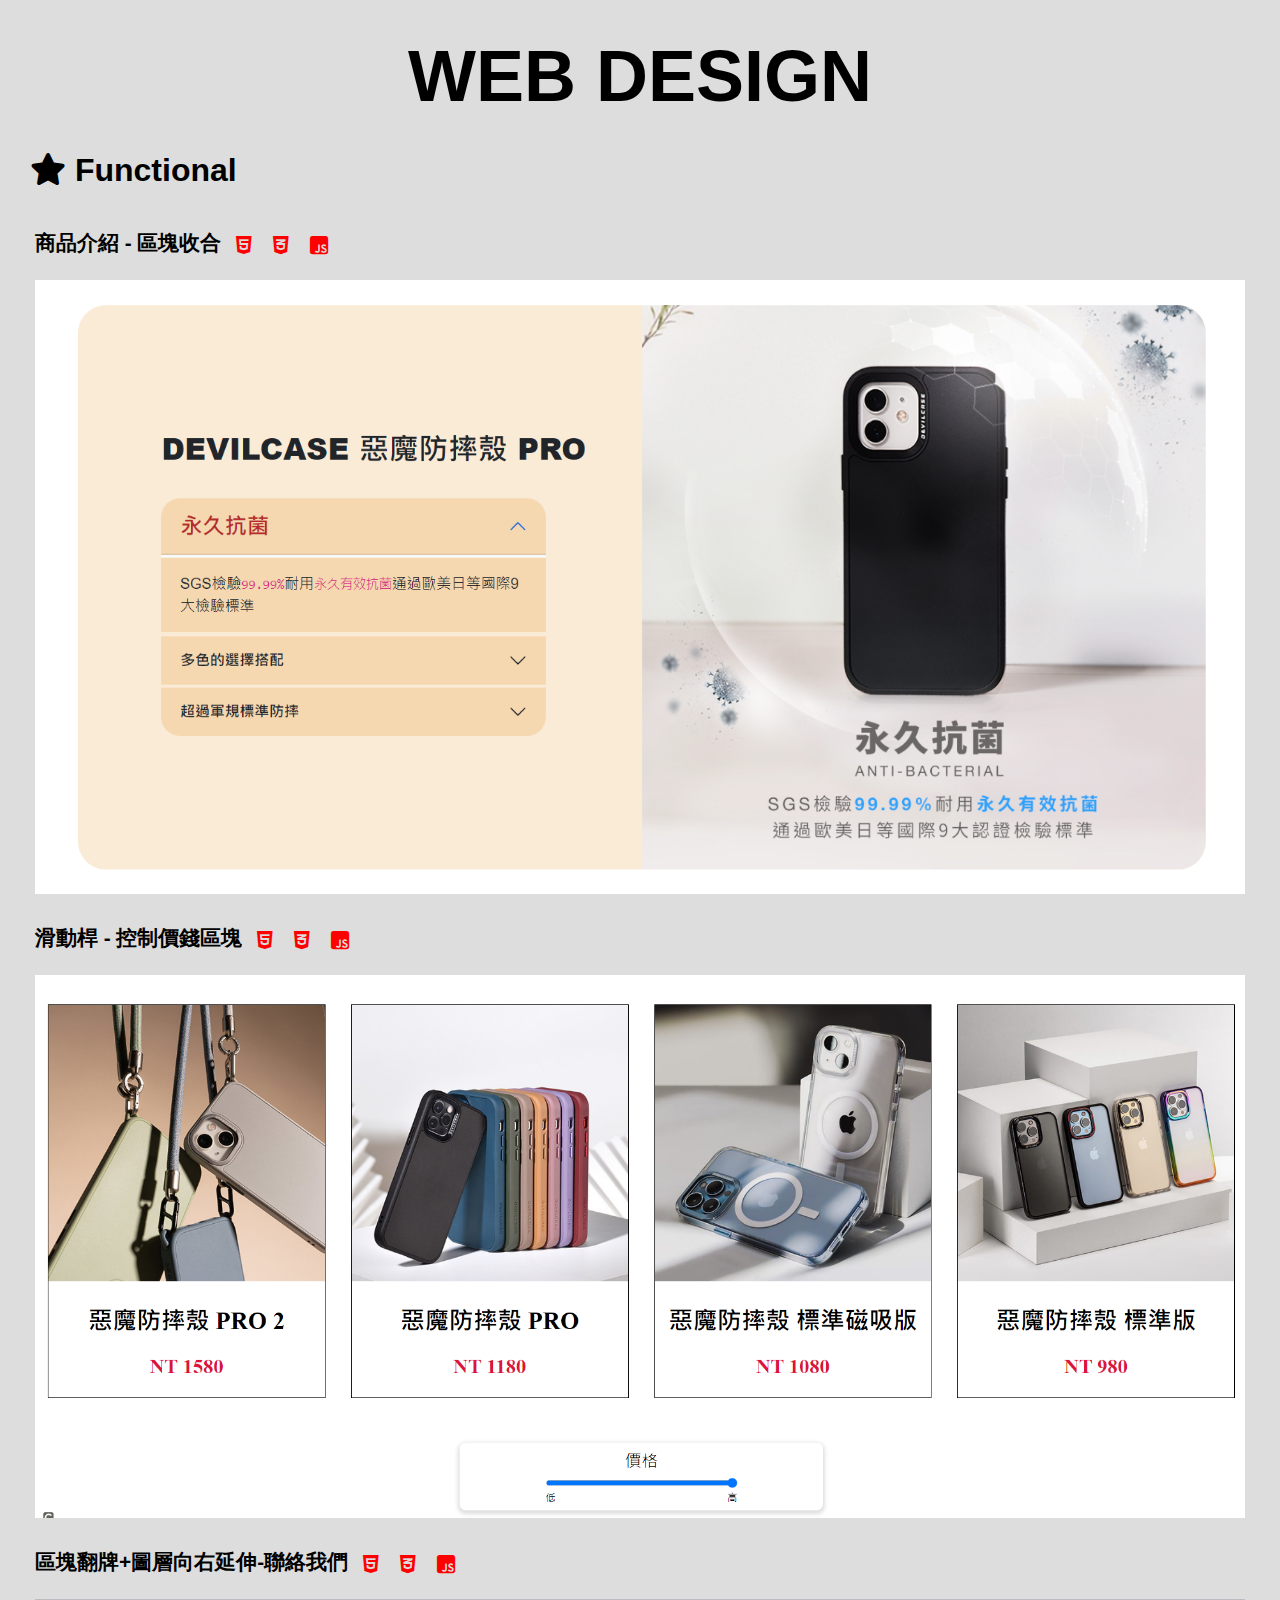
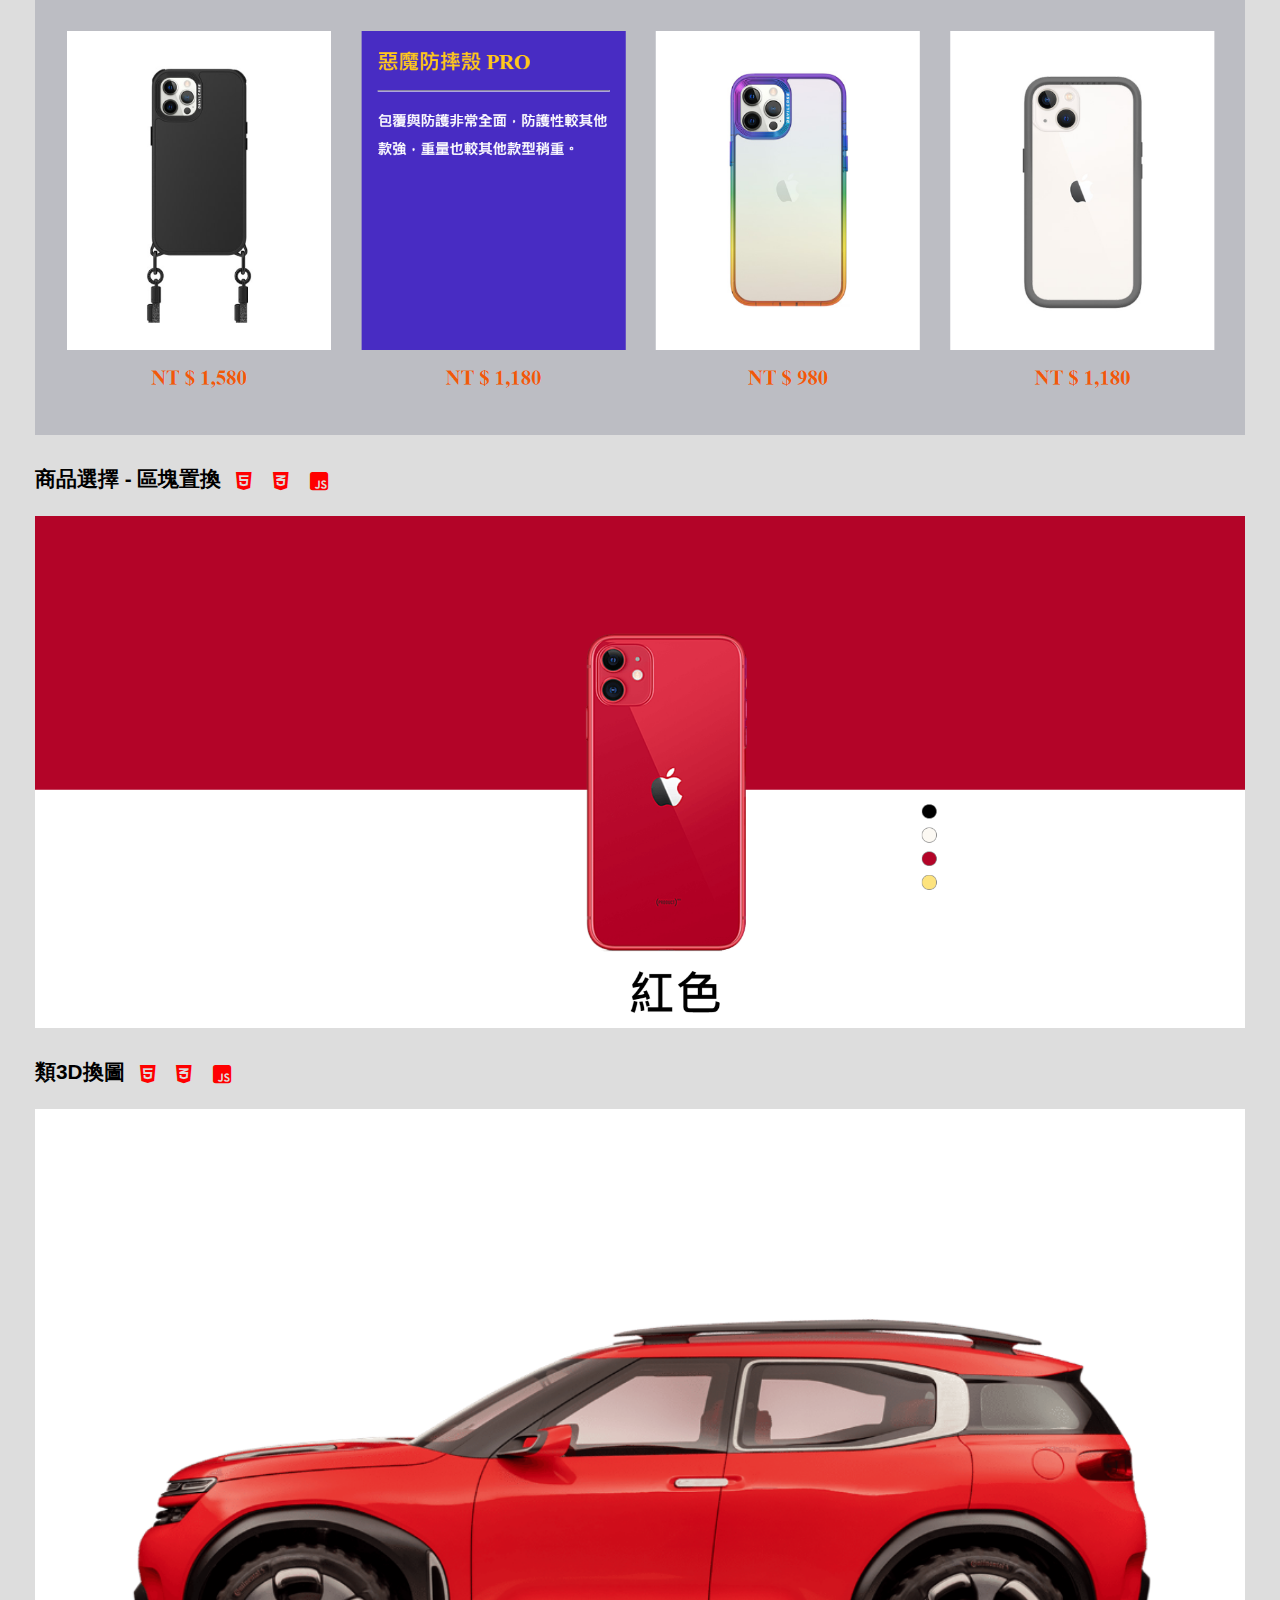
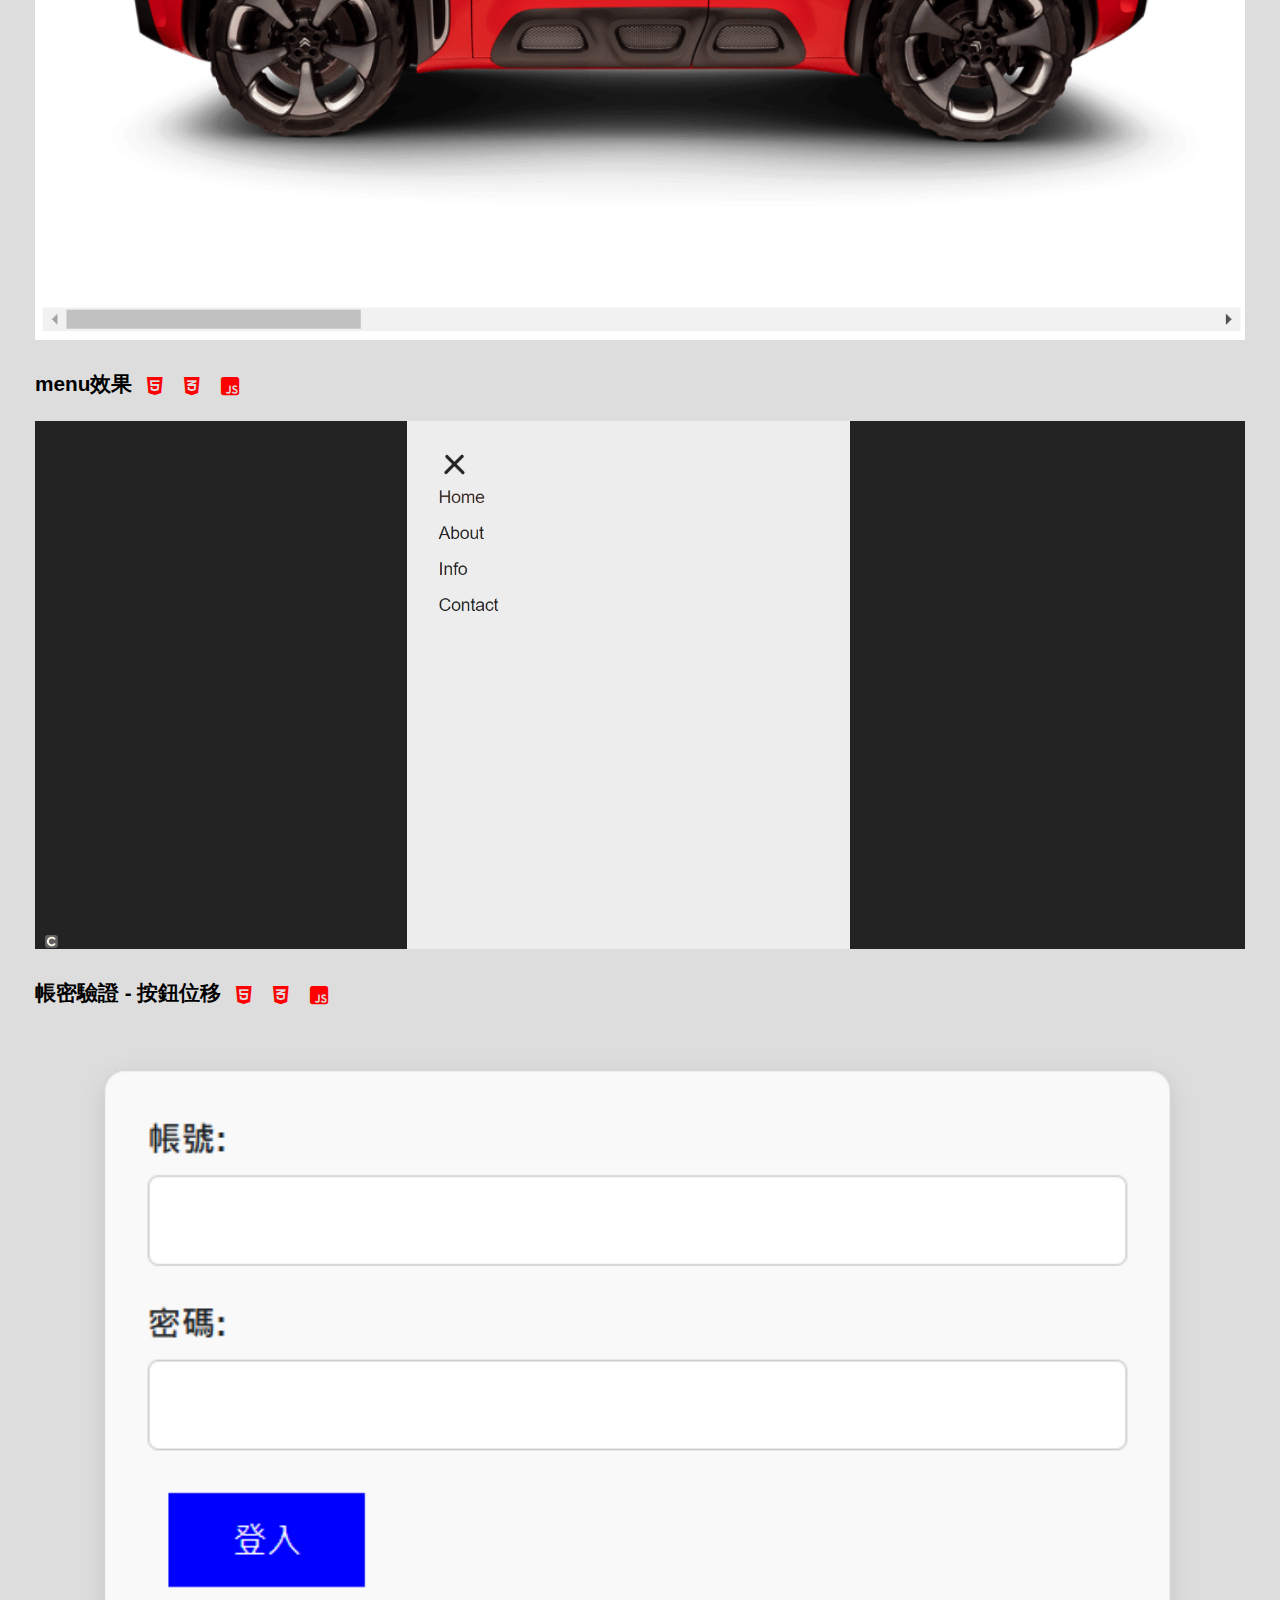
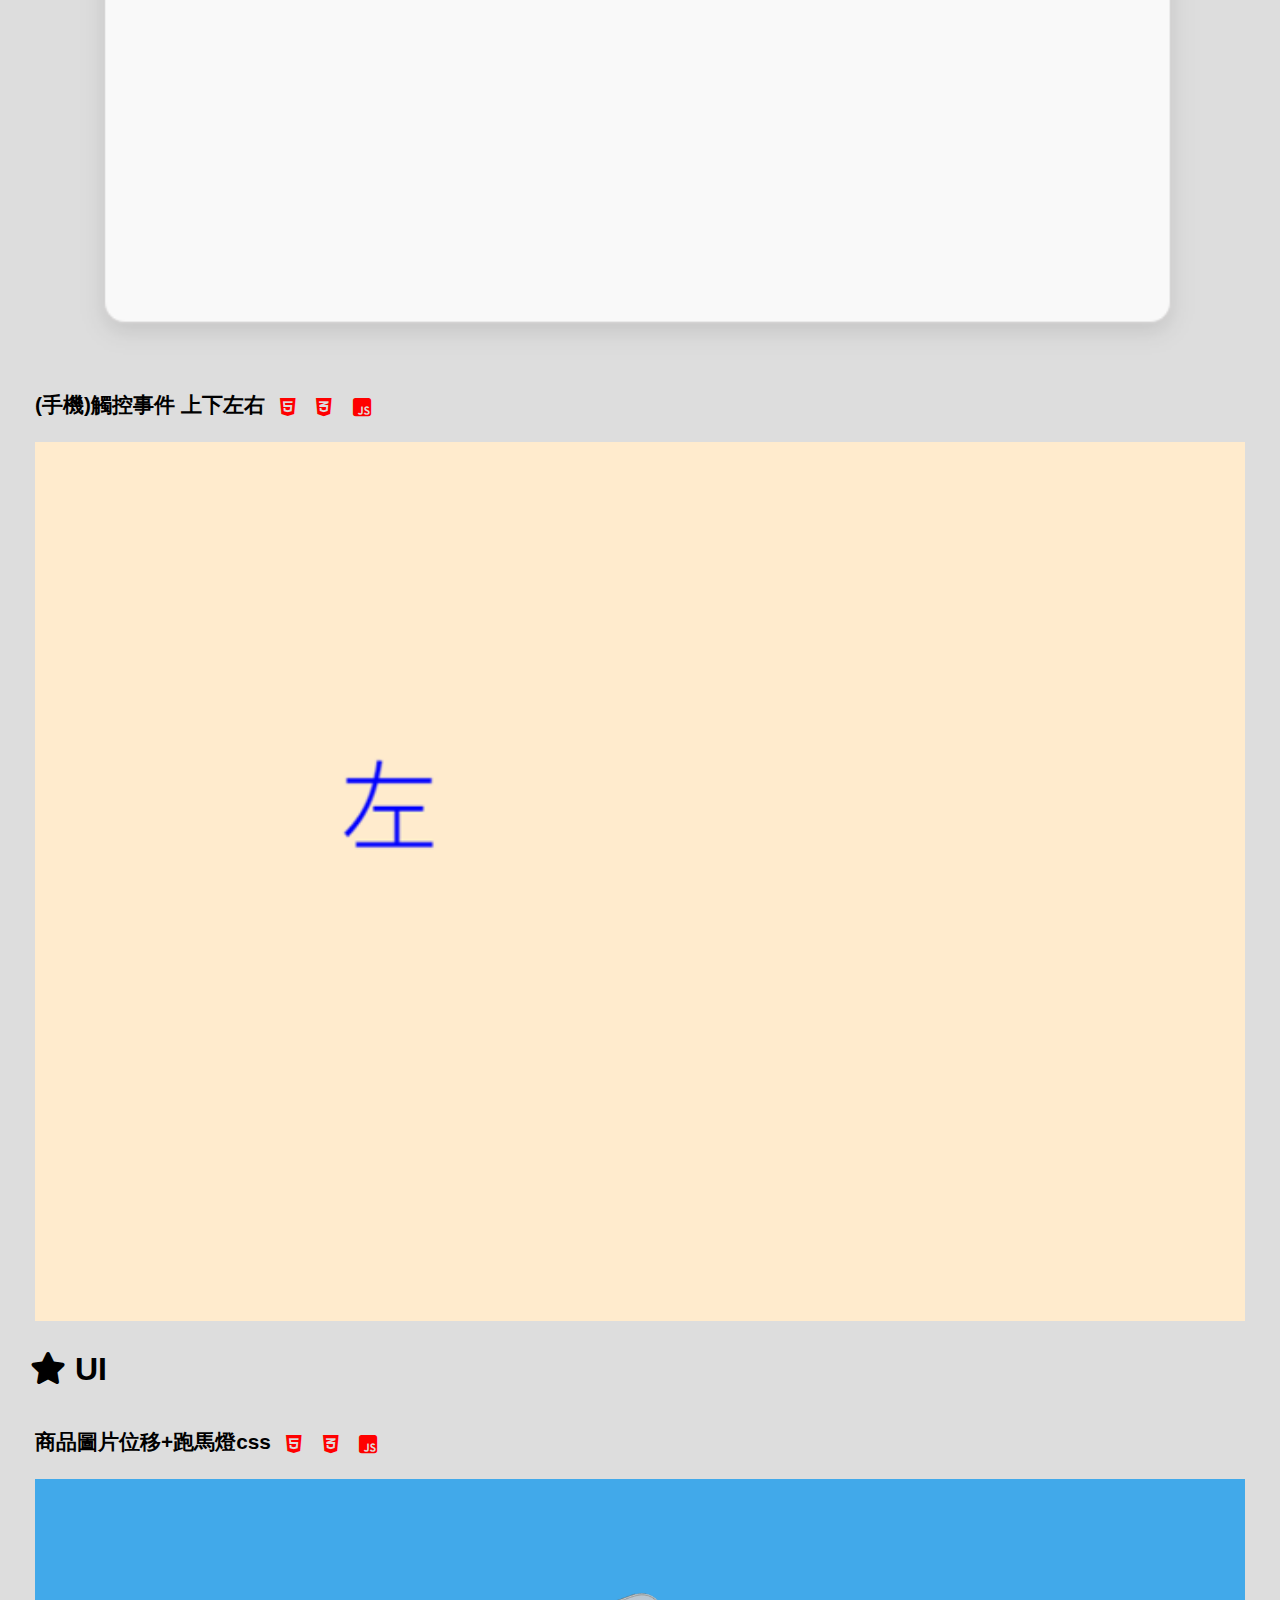
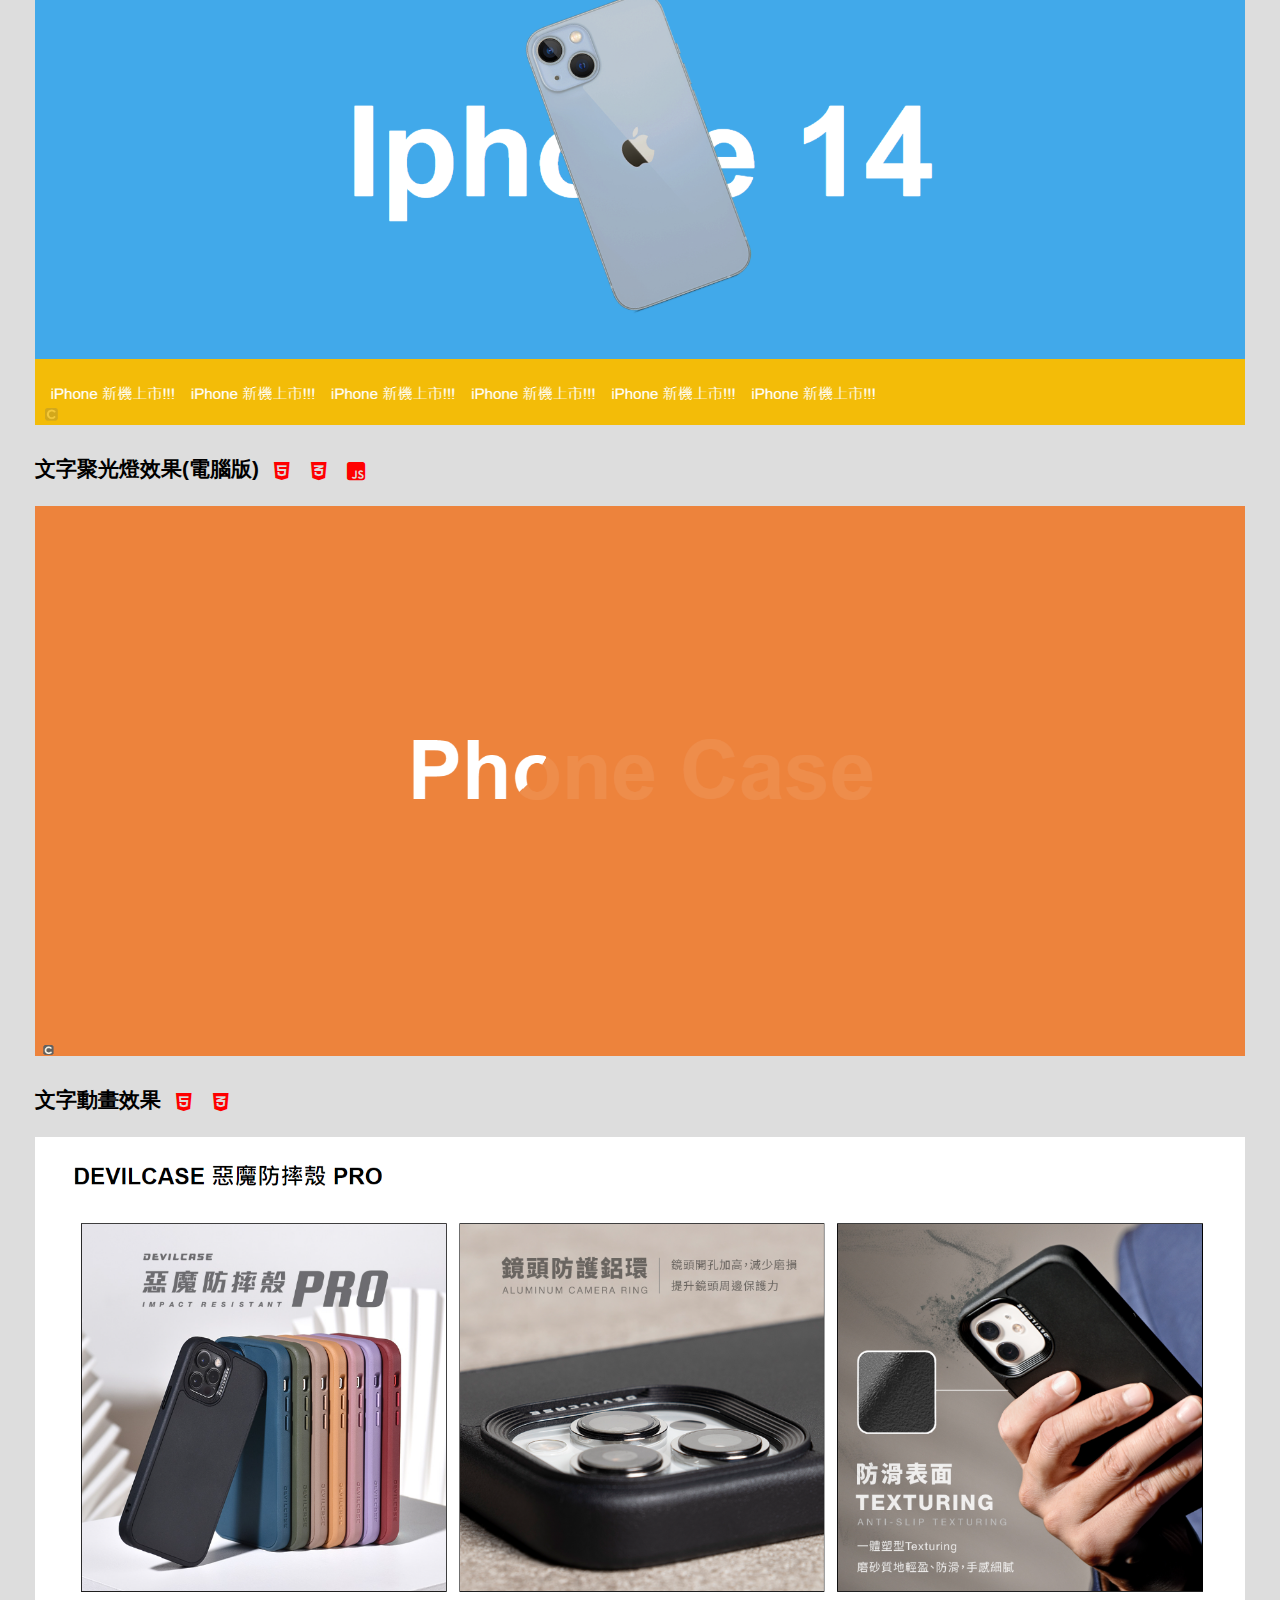
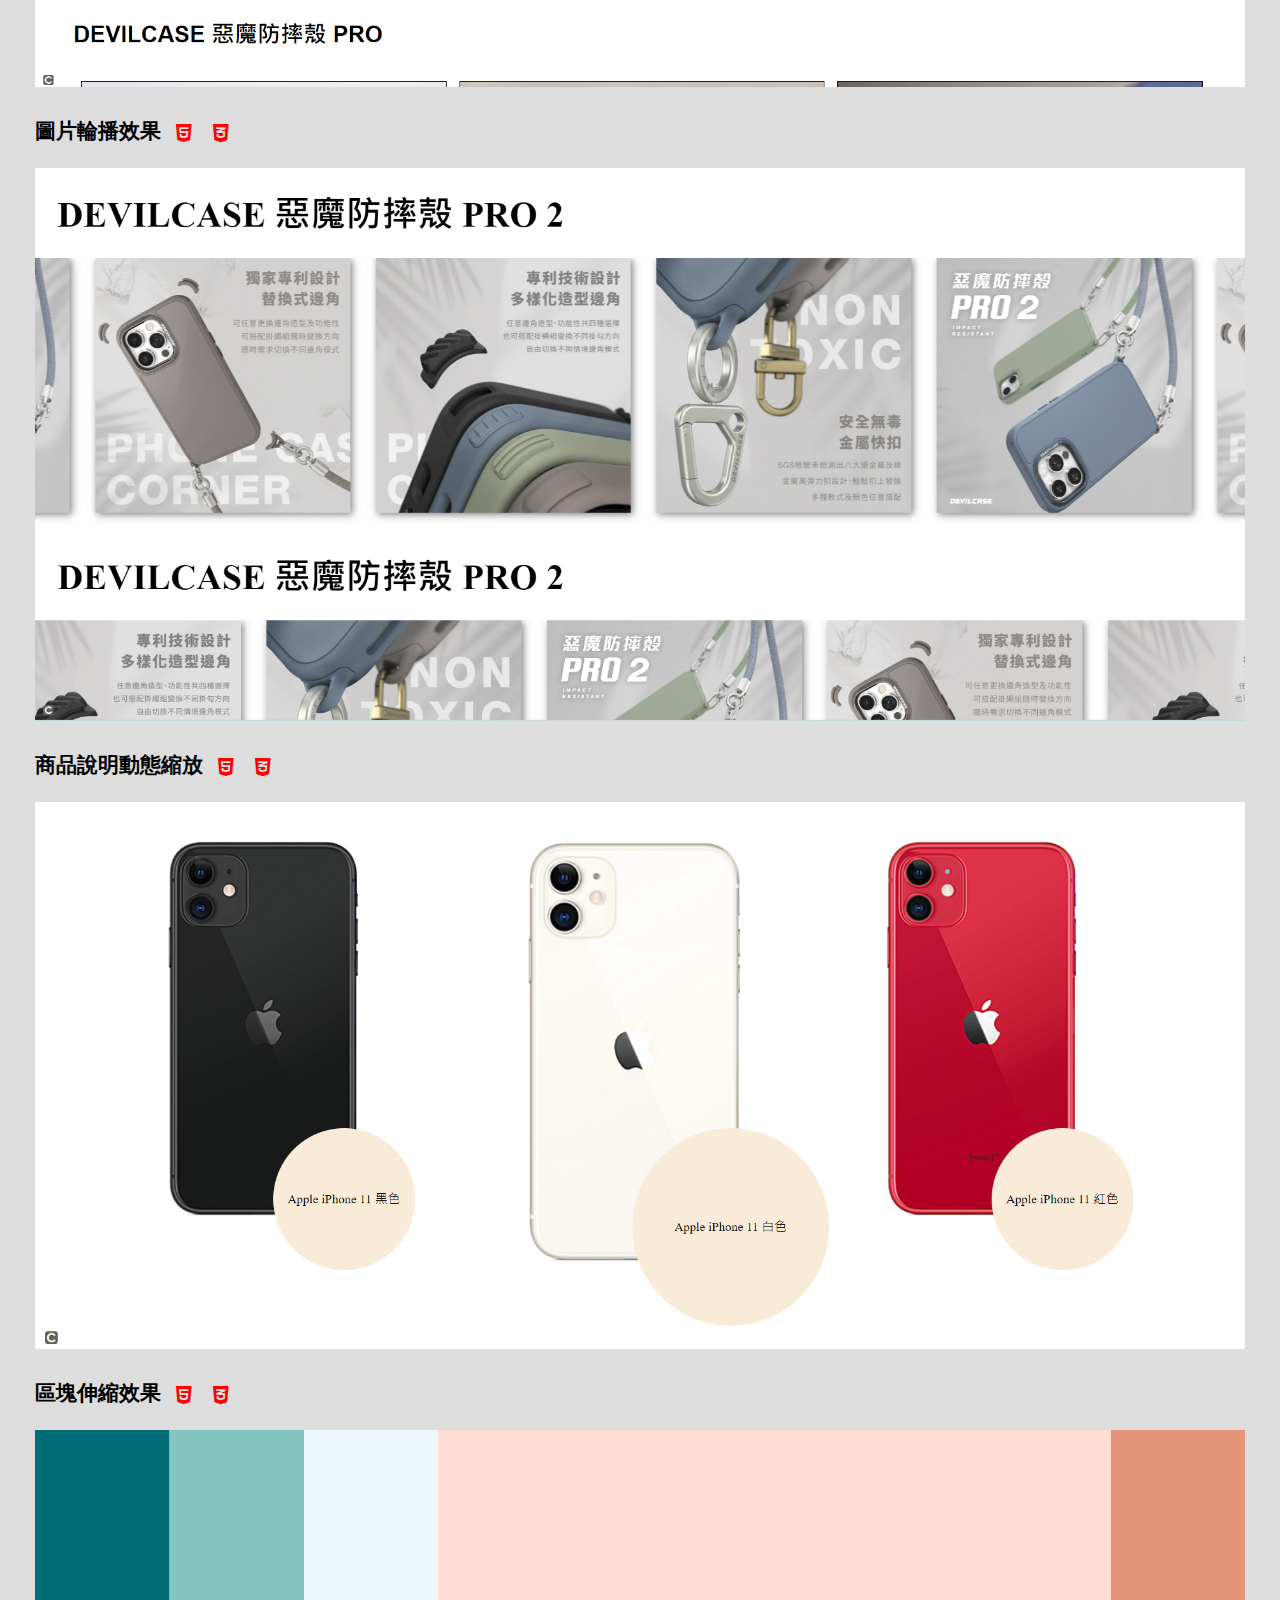
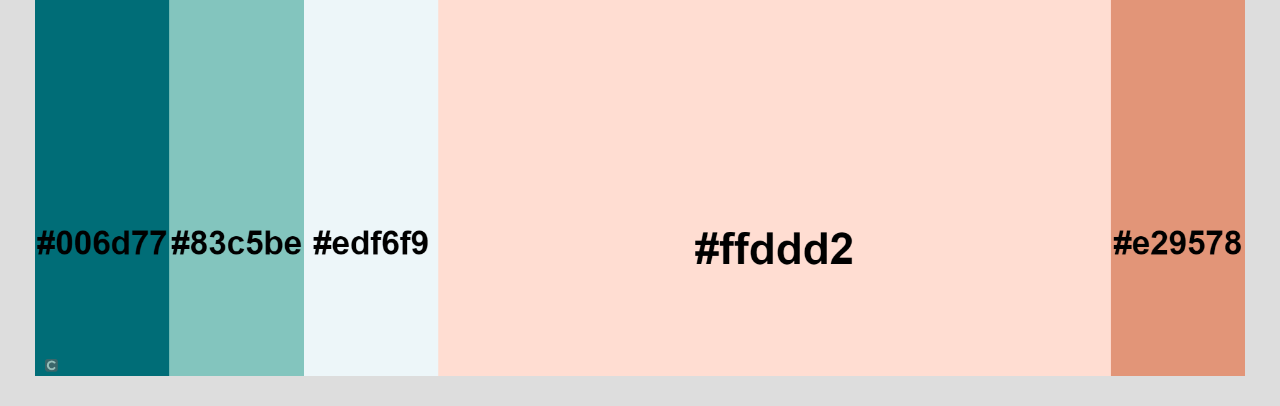
<file: index.html>
<!DOCTYPE html>
<html lang="en">

<head>
    <meta charset="UTF-8">
    <meta name="viewport" content="width=device-width, initial-scale=1.0">
    <title>Web Design Portfolio</title>
    <link rel="stylesheet" href="style.css">
    <link rel="stylesheet" href="https://cdnjs.cloudflare.com/ajax/libs/font-awesome/6.3.0/css/all.min.css" />
</head>

<body>
    <div class="wrap">
        <div class="tittle">
            WEB DESIGN
        </div>
        <div class="system">
            <i class="fa-solid fa-star"></i> Functional
        </div>
        <div class="boxes">
            <div class="box">
                <a href="./block_collapsing_effect/index.html" target="_blank">
                    <div class="box_tittle">
                        <span>商品介紹 - 區塊收合</span>
                        <div class="icon">
                            <i class="fa-brands fa-html5"></i>
                            <i class="fa-brands fa-css3-alt"></i>
                            <i class="fa-brands fa-square-js"></i>
                            <span class="box_content"></span>
                        </div>
                    </div>
                    <div class="box_pic">
                        <img src="./images/01.png" alt="">
                    </div>
                </a>
            </div>

            <div class="box">
                <a href="./slide_control/index.html" target="_blank">
                    <div class="box_tittle">
                        <span>滑動桿 - 控制價錢區塊</span>
                        <div class="icon">
                            <i class="fa-brands fa-html5"></i>
                            <i class="fa-brands fa-css3-alt"></i>
                            <i class="fa-brands fa-square-js"></i>
                            <span class="box_content"></span>
                        </div>
                    </div>
                    <div class="box_pic">
                        <img src="./images/02.png" alt="">
                    </div>
                </a>
            </div>

            <div class="box">
                <a href="./card_effect/index.html" target="_blank">
                    <div class="box_tittle">
                        <span>區塊翻牌+圖層向右延伸-聯絡我們</span>
                        <div class="icon">
                            <i class="fa-brands fa-html5"></i>
                            <i class="fa-brands fa-css3-alt"></i>
                            <i class="fa-brands fa-square-js"></i>
                            <span class="box_content"></span>
                        </div>
                    </div>
                    <div class="box_pic">
                        <img src="./images/03.png" alt="">
                    </div>
                </a>
            </div>

            <div class="box">
                <a href="./toggle_effect/index.html" target="_blank">
                    <div class="box_tittle">
                        <span>商品選擇 - 區塊置換</span>
                        <div class="icon">
                            <i class="fa-brands fa-html5"></i>
                            <i class="fa-brands fa-css3-alt"></i>
                            <i class="fa-brands fa-square-js"></i>
                            <span class="box_content"></span>
                        </div>
                    </div>
                    <div class="box_pic">
                        <img src="./images/04.png" alt="">
                    </div>
                </a>
            </div>

            <div class="box">
                <a href="./3d_change_images/index.html" target="_blank">
                    <div class="box_tittle">
                        <span>類3D換圖</span>
                        <div class="icon">
                            <i class="fa-brands fa-html5"></i>
                            <i class="fa-brands fa-css3-alt"></i>
                            <i class="fa-brands fa-square-js"></i>
                            <span class="box_content">

                            </span>
                        </div>
                    </div>
                    <div class="box_pic">
                        <img src="./images/05.png" alt="">
                    </div>
                </a>
            </div>

            <div class="box">
                <a href="./menu/index.html" target="_blank">
                    <div class="box_tittle">
                        <span>menu效果</span>
                        <div class="icon">
                            <i class="fa-brands fa-html5"></i>
                            <i class="fa-brands fa-css3-alt"></i>
                            <i class="fa-brands fa-square-js"></i>
                            <span class="box_content"></span>
                        </div>
                    </div>
                    <div class="box_pic">
                        <img src="./images/06.png" alt="">
                    </div>
                </a>
            </div>

            <div class="box">
                <a href="./dodge/index.html" target="_blank">
                    <div class="box_tittle">
                        <span>帳密驗證 - 按鈕位移</span>
                        <div class="icon">
                            <i class="fa-brands fa-html5"></i>
                            <i class="fa-brands fa-css3-alt"></i>
                            <i class="fa-brands fa-square-js"></i>
                            <span class="box_content"></span>
                        </div>
                    </div>
                    <div class="box_pic">
                        <img src="./images/07.png" alt="">
                    </div>
                </a>
            </div>


            <div class="box">
                <a href="./touch_event/index.html" target="_blank">
                    <div class="box_tittle">
                        <span>(手機)觸控事件 上下左右</span>
                        <div class="icon">
                            <i class="fa-brands fa-html5"></i>
                            <i class="fa-brands fa-css3-alt"></i>
                            <i class="fa-brands fa-square-js"></i>
                            <span class="box_content"></span>
                        </div>
                    </div>
                    <div class="box_pic">
                        <img src="./images/08.png" alt="">
                    </div>
                </a>
            </div>

        </div>
        <div class="system">
            <i class="fa-solid fa-star"></i> UI
        </div>

        <div class="boxes">


            <div class="box">
                <a href="./Image_displacement_Marquee/index.html" target="_blank">
                    <div class="box_tittle">
                        <span>商品圖片位移+跑馬燈css</span>
                        <div class="icon">
                            <i class="fa-brands fa-html5"></i>
                            <i class="fa-brands fa-css3-alt"></i>
                            <i class="fa-brands fa-square-js"></i>
                            <span class="box_content"></span>
                        </div>
                    </div>
                    <div class="box_pic">
                        <img src="./images/09.png" alt="">
                    </div>
                </a>
            </div>

            <div class="box">
                <a href="./text_spotlight_effect/index.html" target="_blank">
                    <div class="box_tittle">
                        <span>文字聚光燈效果(電腦版)</span>
                        <div class="icon">
                            <i class="fa-brands fa-html5"></i>
                            <i class="fa-brands fa-css3-alt"></i>
                            <i class="fa-brands fa-square-js"></i>
                            <span class="box_content"></span>
                        </div>
                    </div>
                    <div class="box_pic">
                        <img src="./images/10.png" alt="">
                    </div>
                </a>
            </div>

            <div class="box">
                <a href="./text_animation/index.html" target="_blank">
                    <div class="box_tittle">
                        <span>文字動畫效果</span>
                        <div class="icon">
                            <i class="fa-brands fa-html5"></i>
                            <i class="fa-brands fa-css3-alt"></i>
                            <span class="box_content"></span>
                        </div>
                    </div>
                    <div class="box_pic">
                        <img src="./images/11.png" alt="">
                    </div>
                </a>
            </div>

            <div class="box">
                <a href="./Slider/index.html" target="_blank">
                    <div class="box_tittle">
                        <span>圖片輪播效果</span>
                        <div class="icon">
                            <i class="fa-brands fa-html5"></i>
                            <i class="fa-brands fa-css3-alt"></i>
                            <span class="box_content"></span>
                        </div>
                    </div>
                    <div class="box_pic">
                        <img src="./images/12.png" alt="">
                    </div>
                </a>
            </div>

            <div class="box">
                <a href="./product_description_zoom/index.html" target="_blank">
                    <div class="box_tittle">
                        <span>商品說明動態縮放</span>
                        <div class="icon">
                            <i class="fa-brands fa-html5"></i>
                            <i class="fa-brands fa-css3-alt"></i>
                            <span class="box_content"></span>
                        </div>
                    </div>
                    <div class="box_pic">
                        <img src="./images/13.png" alt="">
                    </div>
                </a>
            </div>

            <div class="box">
                <a href="./block_scaling/index.html" target="_blank">
                    <div class="box_tittle">
                        <span>區塊伸縮效果</span>
                        <div class="icon">
                            <i class="fa-brands fa-html5"></i>
                            <i class="fa-brands fa-css3-alt"></i>
                            <span class="box_content"></span>
                        </div>
                    </div>
                    <div class="box_pic">
                        <img src="./images/14.png" alt="">
                    </div>
                </a>
            </div>






        </div>




    </div>
</body>

</html>
</file>
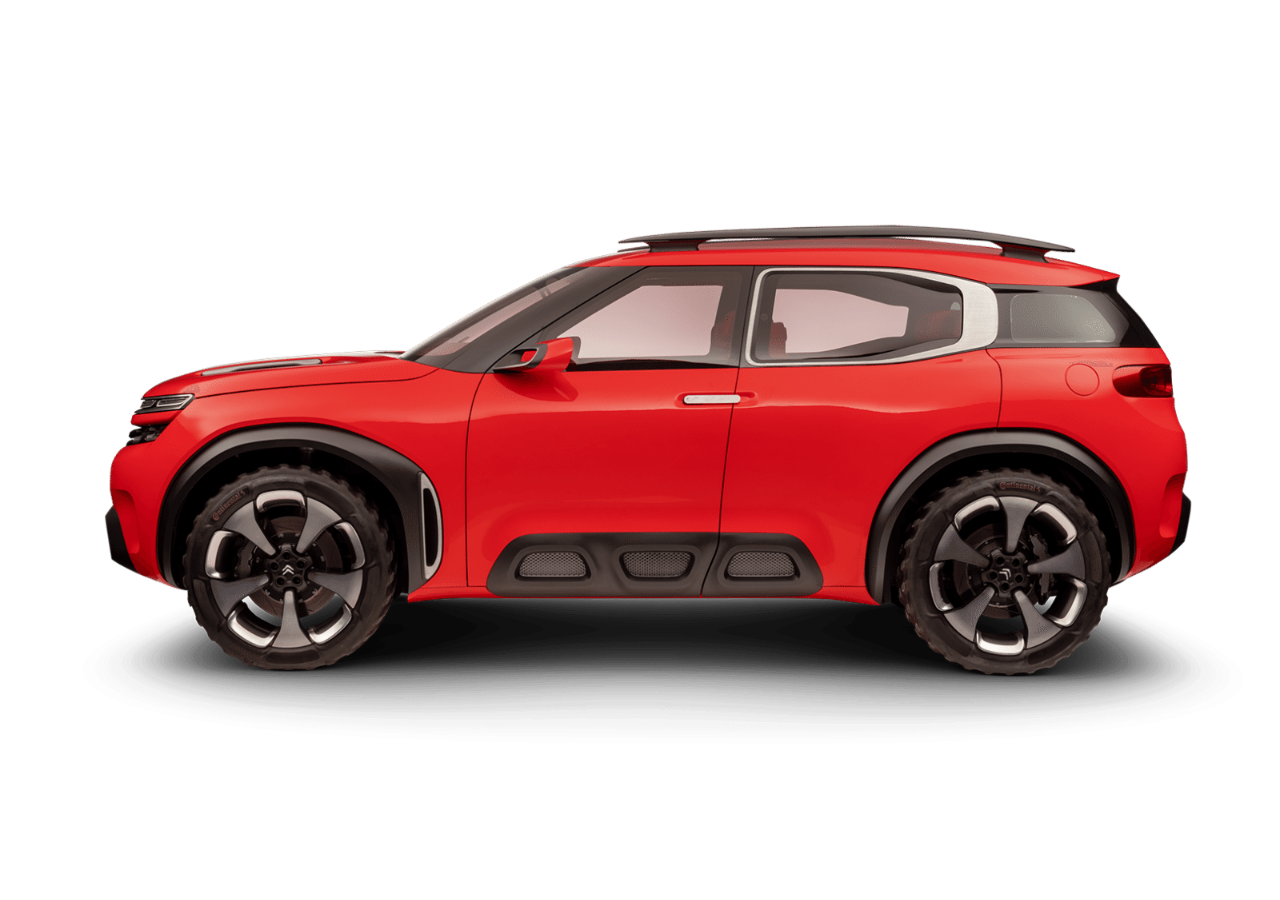
<file: 3d_change_images/index.html>
<!DOCTYPE html>
<html>

<head>
    <meta charset="utf-8">
    <meta name="viewport" content="width=device-width">
    <title>類3D換圖</title>
    <link rel="stylesheet" href="style.css">
</head>

<body>
    <div class="box">
        <div class="img-wrapper">
            <img id="change_image" src="./img/c_aircross_0-1620x1000.png" alt="">
        </div>
    </div>
    <div id="control" onscroll="keepUpTheScroll()">
        <div id="content"><br></div>
    </div>
    <p id="show"></p>
    <script>
        function keepUpTheScroll() {
            var div = document.getElementById('control');
            var content = document.getElementById('content');
            var change_image = document.getElementById('change_image');
            var img = document.getElementsByClassName('img-wrapper');
            var width_size = content.offsetWidth - div.offsetWidth; // 總長度
            var x = div.scrollLeft; // 現在位移位置
            var page_total = 38; // 總照片張數
            var width_size = width_size / page_total; // 斷點位置
            var now_page = Math.round(x / width_size); // 現在斷點處
            // console.log("now_page="+now_page);
            document.getElementById("show").innerHTML = "Horizontally: " + x + "px"

            for (var i = 0; i <= page_total; i++) {
                if (now_page == i) {
                    change_image.src = "./img/c_aircross_" + i + "-1620x1000.png";
                }
            }

            // if(now_page==1){
            //     change_image.src = "./img/c_aircross_1-1620x1000.png";
            // }else if(now_page==2){
            //     change_image.src = "./img/c_aircross_2-1620x1000.png";
            // }else if(now_page==3){
            //     change_image.src = "./img/c_aircross_3-1620x1000.png";
            // }else if(now_page==4){
            //     change_image.src = "./img/c_aircross_4-1620x1000.png";
            // }else if(now_page==5){
            //     change_image.src = "./img/c_aircross_5-1620x1000.png";
            // }else if(now_page==6){
            //     change_image.src = "./img/c_aircross_6-1620x1000.png";
            // }else if(now_page==7){
            //     change_image.src = "./img/c_aircross_7-1620x1000.png";
            // }else if(now_page==8){
            //     change_image.src = "./img/c_aircross_8-1620x1000.png";
            // }else if(now_page==9){
            //     change_image.src = "./img/c_aircross_9-1620x1000.png";
            // }else if(now_page==10){
            //     change_image.src = "./img/c_aircross_10-1620x1000.png";
            // }
        }
    </script>
</body>

</html>
</file>
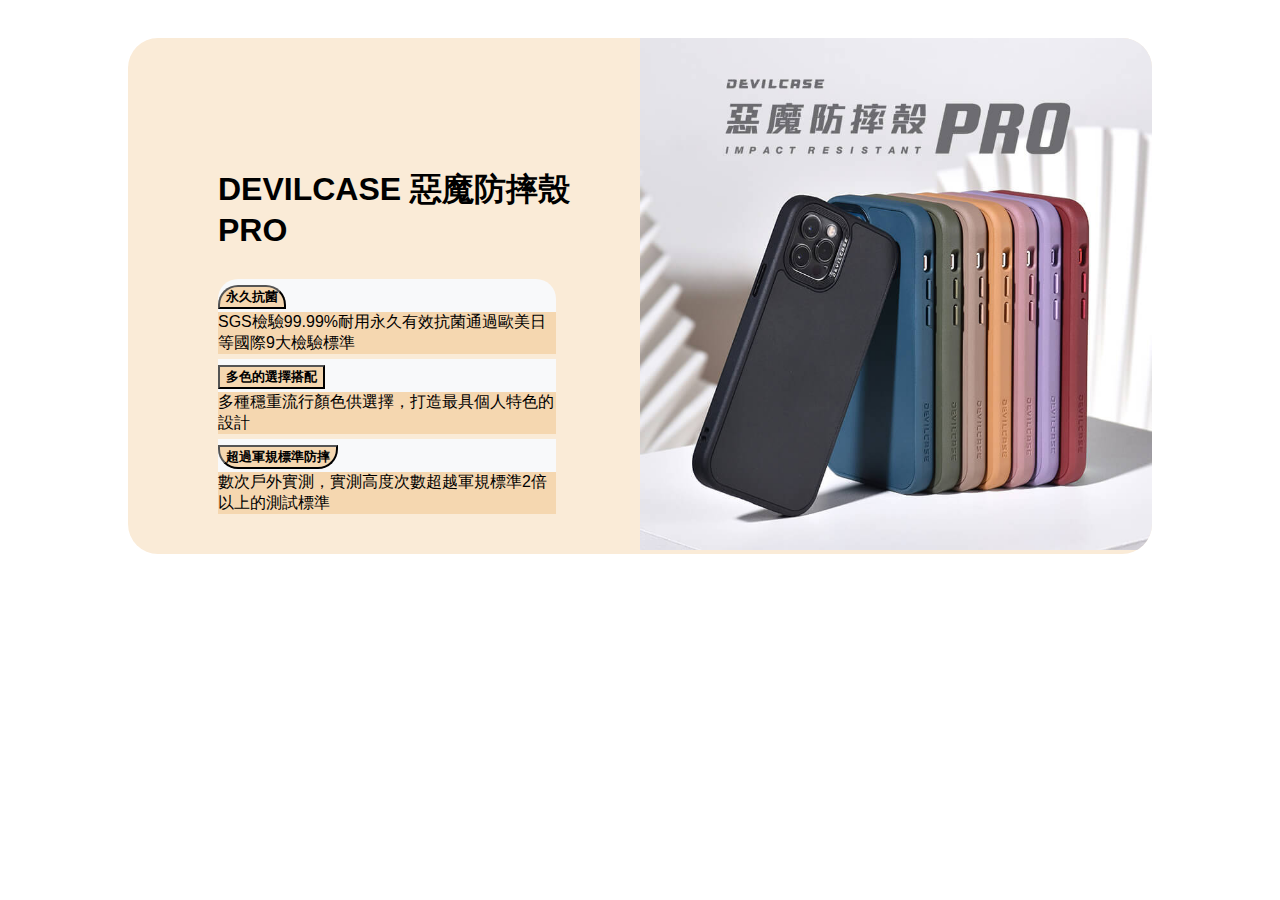
<file: block_collapsing_effect/index.html>
<!DOCTYPE html>
<html lang="en">

<head>
    <meta charset="UTF-8">
    <meta http-equiv="X-UA-Compatible" content="IE=edge">
    <meta name="viewport" content="width=device-width, initial-scale=1.0">
    <title>商品介紹 - 區塊收合</title>
    <link rel="stylesheet" href="style.css">
    <link href="https://cdn.jsdelivr.net/npm/bootstrap@5.1.1/dist/css/bootstrap.min.css" rel="stylesheet"
        integrity="sha384-F3w7mX95PdgyTmZZMECAngseQB83DfGTowi0iMjiWaeVhAn4FJkqJByhZMI3AhiU" crossorigin="anonymous">
</head>

<body>
    <div class="box">
        <div class="box1">
            <div class="tittle">DEVILCASE 惡魔防摔殼 PRO</div>
            <div class="accordion" id="accordionExample">
                <div class="accordion-item">
                    <h2 class="accordion-header" id="headingOne">
                        <button class="accordion-button collapsed" type="button" data-bs-toggle="collapse"
                            data-bs-target="#collapseOne" aria-expanded="false" aria-controls="collapseOne">
                            永久抗菌
                        </button>
                    </h2>
                    <div id="collapseOne" class="accordion-collapse collapse" aria-labelledby="headingOne"
                        data-bs-parent="#accordionExample">
                        <div class="accordion-body">
                            SGS檢驗<code>99.99%</code>耐用<code>永久有效抗菌</code>通過歐美日等國際9大檢驗標準
                        </div>
                    </div>
                </div>
                <div class="accordion-item">
                    <h2 class="accordion-header" id="headingTwo">
                        <button class="accordion-button collapsed" type="button" data-bs-toggle="collapse"
                            data-bs-target="#collapseTwo" aria-expanded="false" aria-controls="collapseTwo">
                            多色的選擇搭配
                        </button>
                    </h2>
                    <div id="collapseTwo" class="accordion-collapse collapse" aria-labelledby="headingTwo"
                        data-bs-parent="#accordionExample">
                        <div class="accordion-body">
                            多種穩重流行顏色供選擇，打造最具個人特色的設計
                        </div>
                    </div>
                </div>
                <div class="accordion-item">
                    <h2 class="accordion-header" id="headingThree">
                        <button class="accordion-button collapsed" type="button" data-bs-toggle="collapse"
                            data-bs-target="#collapseThree" aria-expanded="false" aria-controls="collapseThree">
                            超過軍規標準防摔
                        </button>
                    </h2>
                    <div id="collapseThree" class="accordion-collapse collapse" aria-labelledby="headingThree"
                        data-bs-parent="#accordionExample">
                        <div class="accordion-body">
                            數次戶外實測，實測高度次數超越軍規標準<code>2倍</code>以上的測試標準
                        </div>
                    </div>
                </div>
            </div>
        </div>
        <div class="box2">
            <img src="./img/01.jpg" id="img" />
        </div>
    </div>
    <script src="https://cdn.jsdelivr.net/npm/bootstrap@5.1.1/dist/js/bootstrap.bundle.min.js"
        integrity="sha384-/bQdsTh/da6pkI1MST/rWKFNjaCP5gBSY4sEBT38Q/9RBh9AH40zEOg7Hlq2THRZ"
        crossorigin="anonymous"></script>
</body>
<script>
    var headingOne = document.getElementById("headingOne");
    var headingTwo = document.getElementById("headingTwo");
    var headingThree = document.getElementById("headingThree");
    var img = document.getElementById("img");

    var imgs = ["./img/02.jpg", "./img/03.jpg", "./img/04.jpg"];
    
    headingOne.addEventListener("click", function () {
        img.src = imgs[0];
    })
    headingTwo.addEventListener("click", function () {
        img.src = imgs[1];
    })
    headingThree.addEventListener("click", function () {
        img.src = imgs[2];
    })
</script>

</html>
</file>
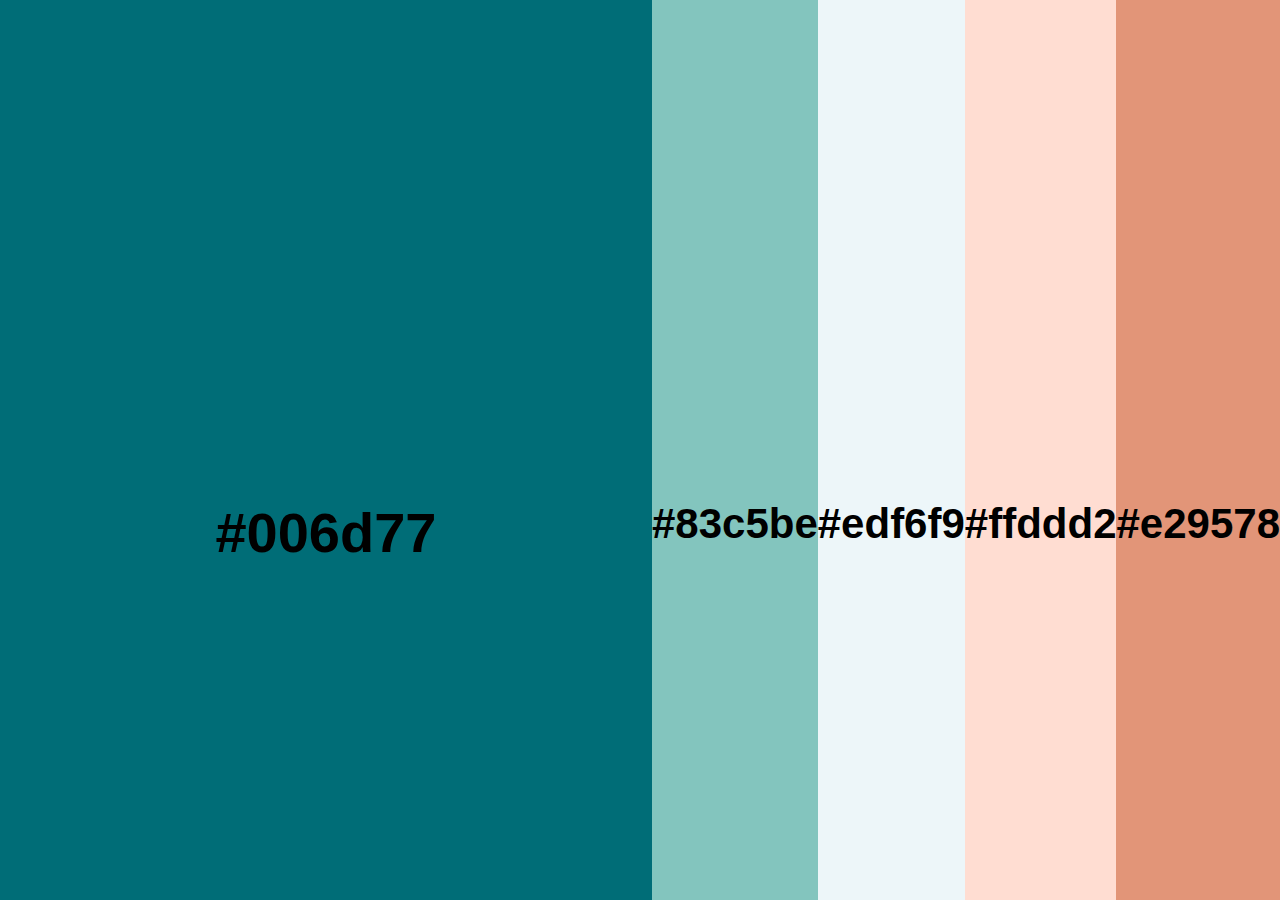
<file: block_scaling/index.html>
<!DOCTYPE html>
<html lang="en">

<head>
    <meta charset="UTF-8">
    <meta http-equiv="X-UA-Compatible" content="IE=edge">
    <meta name="viewport" content="width=device-width, initial-scale=1.0">
    <title>區塊伸縮效果</title>
    <link rel="stylesheet" href="style.css">
</head>

<body>
        <div class="wrap">
            <div class="item item-1">
                <div class="text">#006d77</div>
            </div>
            <div class="item item-2">
                <div class="text">#83c5be</div>
            </div>
            <div class="item item-3">
                <div class="text">#edf6f9</div>
            </div>
            <div class="item item-4">
                <div class="text">#ffddd2</div>
            </div>
            <div class="item item-5">
                <div class="text">#e29578</div>
            </div>
        </div>
</body>

</html>
</file>
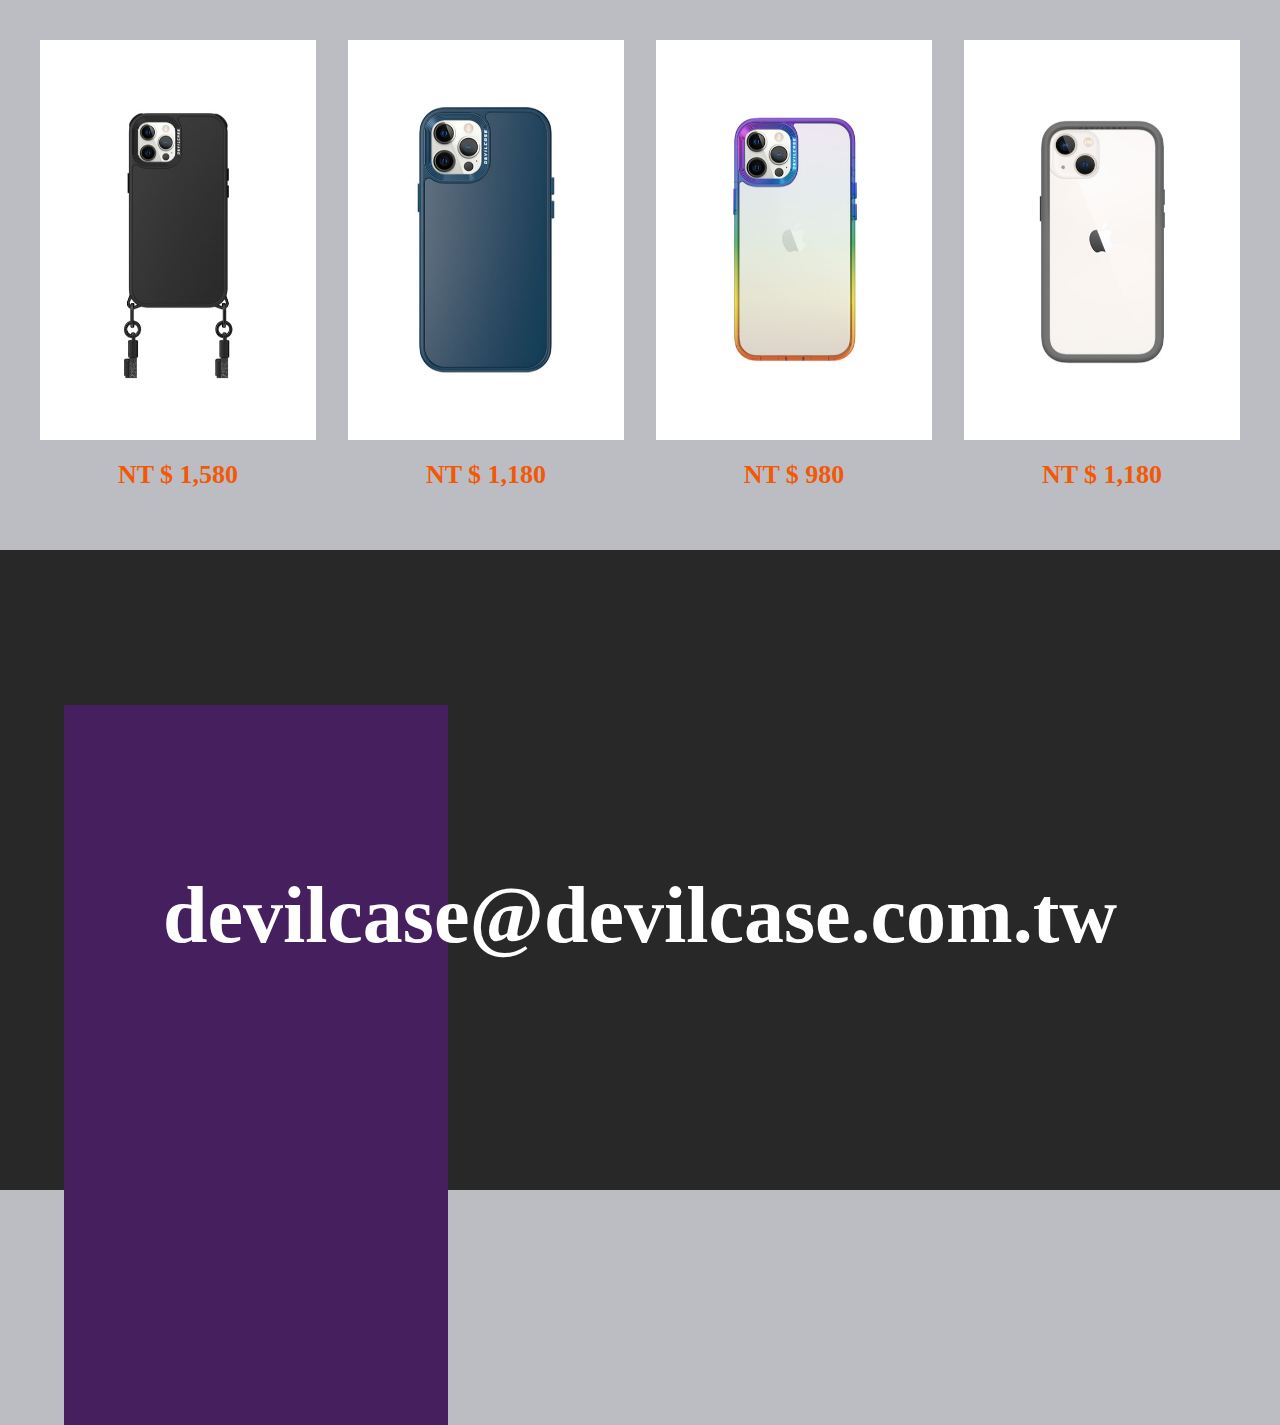
<file: card_effect/index.html>
<!DOCTYPE html>
<html lang="en">

<head>
  <meta charset="UTF-8">
  <meta name="viewport" content="width=device-width, initial-scale=1.0">
  <title>區塊翻牌+圖層向右延伸-聯絡我們</title>
  <link rel="stylesheet" href="style.css">
  <link rel="stylesheet" href="https://cdnjs.cloudflare.com/ajax/libs/font-awesome/6.3.0/css/all.min.css" />
</head>

<body>
  <div class="card-container">
    <div class="card-box">
      <div class="card" onclick="flipCard(this)">
        <div class="card-inner">
          <div class="card-front">
            <img src="./img/pic01.jpg" alt="">
          </div>
          <div class="card-back">
            <div class="card-title">惡魔防摔殼 PRO 2</div>
            <hr>
            <div class="card-text">
              防摔能力強，可替換四邊防撞邊角及金屬扣+掛繩組:相對其他款式更重。
            </div>
          </div>

        </div>
      </div>
      <div class="card-price">NT $ 1,580</div>
    </div>
    <div class="card-box">
      <div class="card" onclick="flipCard(this)">
        <div class="card-inner">
          <div class="card-front">
            <img src="./img/pic02.jpg" alt="">
          </div>
          <div class="card-back">
            <div class="card-title">惡魔防摔殼 PRO</div>
            <hr>
            <div class="card-text">
              包覆與防護非常全面，防護性較其他款強，重量也較其他款型稍重。
            </div>
          </div>
        </div>
      </div>
      <div class="card-price">NT $ 1,180</div>
    </div>
    <div class="card-box">
      <div class="card" onclick="flipCard(this)">
        <div class="card-inner">
          <div class="card-front">
            <img src="./img/pic03.jpg" alt="">
          </div>
          <div class="card-back">
            <div class="card-title">惡魔防摔殼 標準版</div>
            <hr>
            <div class="card-text">
              添加"抗黃因子"，減緩外殼泛黃速度。
            </div>
          </div>
        </div>
      </div>
      <div class="card-price">NT $ 980</div>
    </div>
    <div class="card-box">
      <div class="card" onclick="flipCard(this)">
        <div class="card-inner">
          <div class="card-front">
            <img src="./img/pic04.jpg" alt="">
          </div>
          <div class="card-back">
            <div class="card-title">惡魔防摔殼 3</div>
            <hr>
            <div class="card-text">
              表面材質親膚，彈性好，止滑能力佳，通過SGS無毒抗菌檢驗。
            </div>
          </div>
        </div>
      </div>
      <div class="card-price">NT $ 1,180</div>
    </div>
  </div>

  <div class="connect">
    
    <div class="connect-text">devilcase@devilcase.com.tw</div>
    <div class="connect-box"></div>
  </div>

  <script src="index.js"></script>
</body>

</html>
</file>
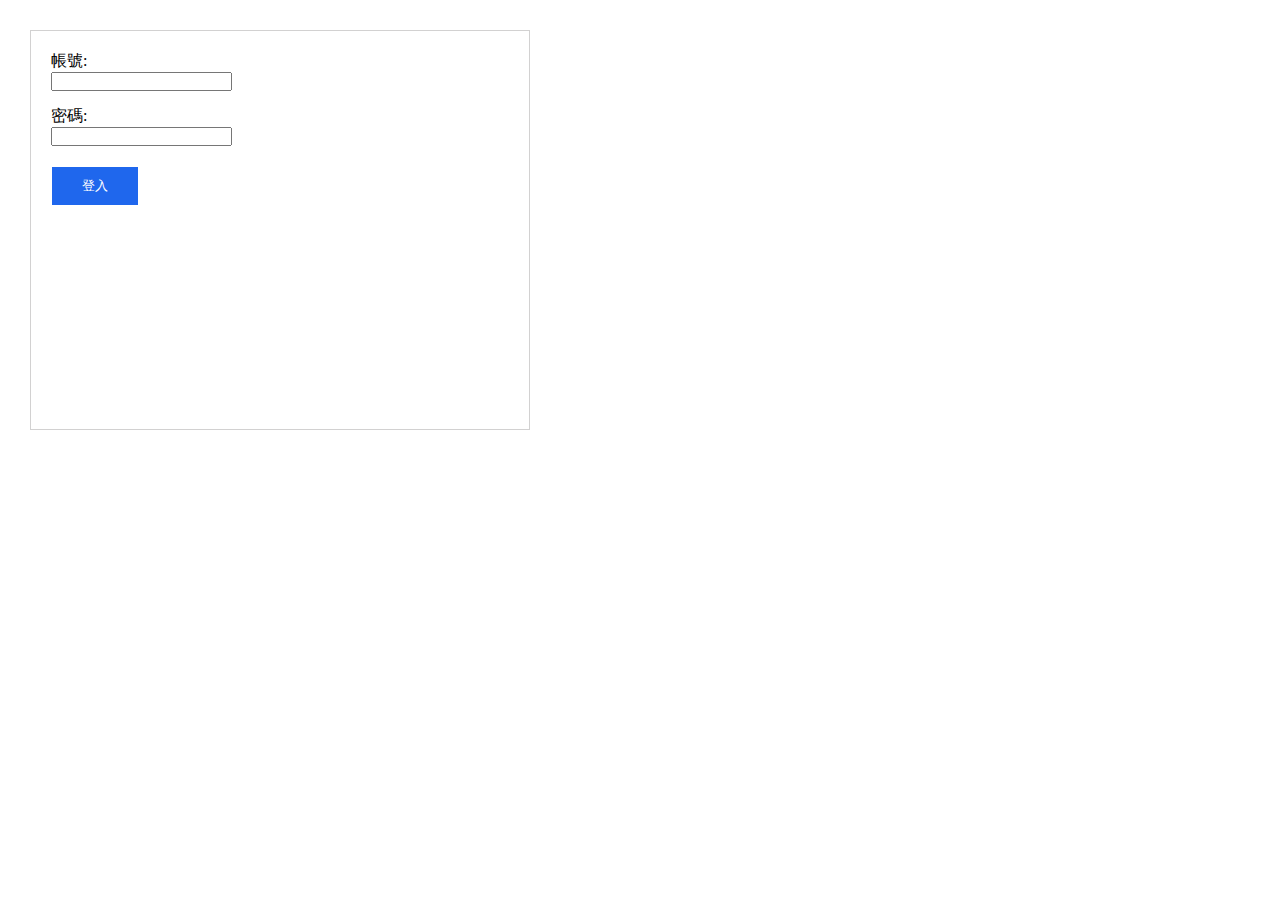
<file: dodge/index.html>
<!DOCTYPE html>
<html lang="en">

<head>
    <meta charset="UTF-8">
    <meta http-equiv="X-UA-Compatible" content="IE=edge">
    <meta name="viewport" content="width=device-width, initial-scale=1.0">
    <title>帳密驗證 - 按鈕位移</title>
    <style>
        * {
            margin: 0;
            padding: 0;
            box-sizing: border-box;
        }

        .body {
            width: 500px;
            height: 400px;
            border: 1px solid rgb(210, 209, 209);
            margin: 30px 0 0px 30px;

        }

        .content {
            margin: 20px;
        }

        .box1 {
            margin-bottom: 15px;
        }

        #tips {
            color: red;
        }

        input[type="button"] {
            margin: 0 20px;
            padding: 10px 30px;
            background-color: rgb(31, 103, 237);
            color: #fff;
            border: 1px solid #fff;
        }

        #down-box {
            width: 500px;
            height: 210px;
        }
    </style>
</head>

<body>
    <div class="body">
        <div class="content">
            <div class="box1">
                <p>帳號:</p>
                <input type="text" name="" id="account">
            </div>
            <div class="box2">
                <p>密碼:</p>
                <input type="password" name="" id="pwd">
            </div>
            <div id="tips"></div>
        </div>
        <div id="down-box">
            <input type="button" value="登入" id="button">
        </div>
    </div>
    <script src="./index.js"></script>
</body>

</html>
</file>
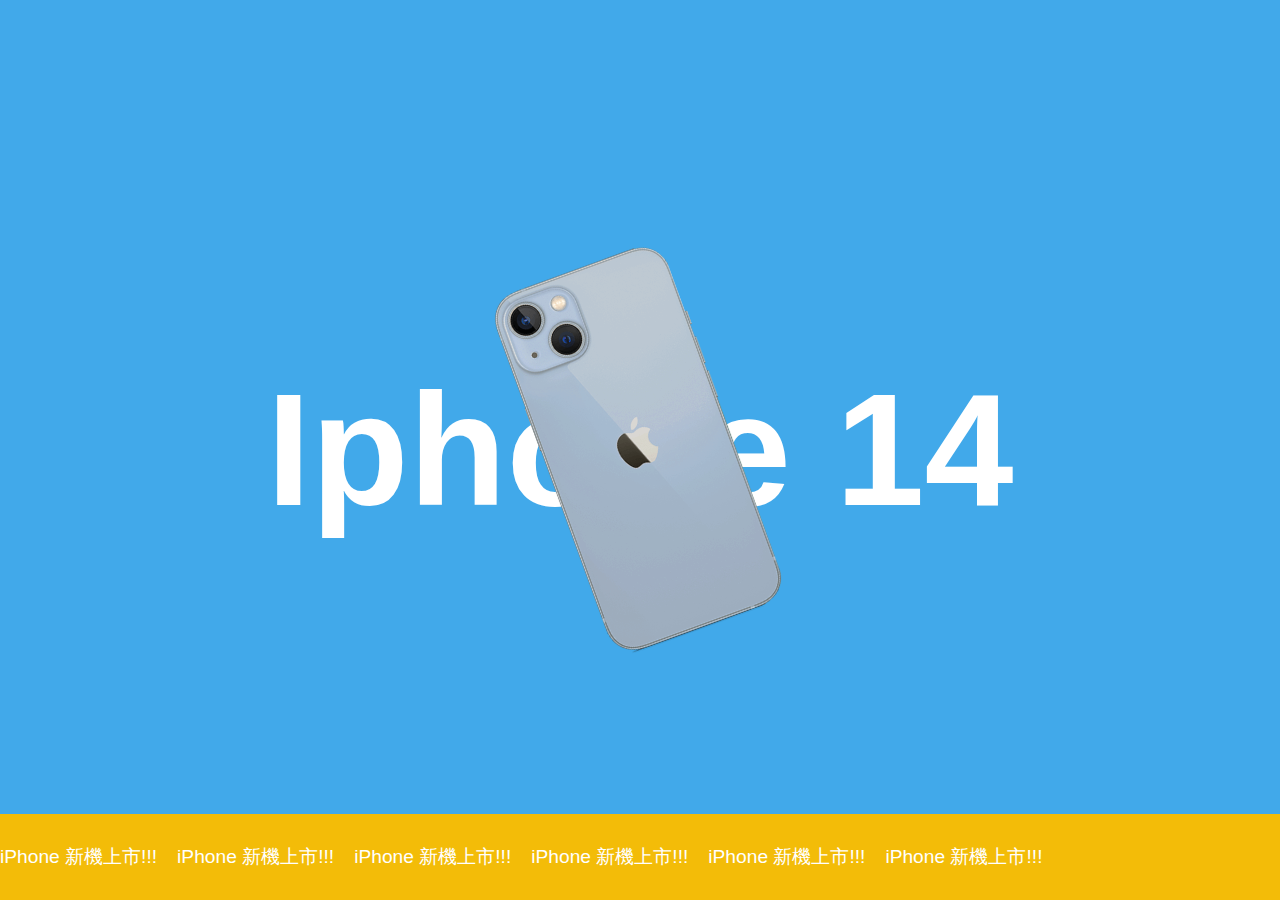
<file: Image_displacement_Marquee/index.html>
<!DOCTYPE html>
<html lang="en">

<head>
    <meta charset="UTF-8">
    <meta http-equiv="X-UA-Compatible" content="IE=edge">
    <meta name="viewport" content="width=device-width, initial-scale=1.0">
    <title>商品圖片位移+跑馬燈css</title>
    <link rel="stylesheet" type="text/css" href="styles.css">
</head>


<body>
    <div class="page active" id="page1">
        <h1>Iphone 14</h1><br>
        <div class="pic float">
            <img src="./img/i14-blue.png" alt="">
        </div>
    </div>
    <div class="page" id="page2">
        <h1>Iphone 13</h1>
        <div class="pic float">
            <img src="./img/i13-pink.png" alt="">
        </div>
    </div>
    <div class="page" id="page3">
        <h1>Iphone 12</h1>
        <div class="pic float">
            <img src="./img/i12-purple.png" alt="">
        </div>
    </div>

    <div id="marquee">
        <span>iPhone 新機上市!!!</span>
        <span>iPhone 新機上市!!! </span>
        <span>iPhone 新機上市!!! </span>
        <span>iPhone 新機上市!!! </span>
        <span>iPhone 新機上市!!! </span>
        <span>iPhone 新機上市!!! </span>
      </div>

    <script src="index.js"></script>
</body>

</html>
</file>
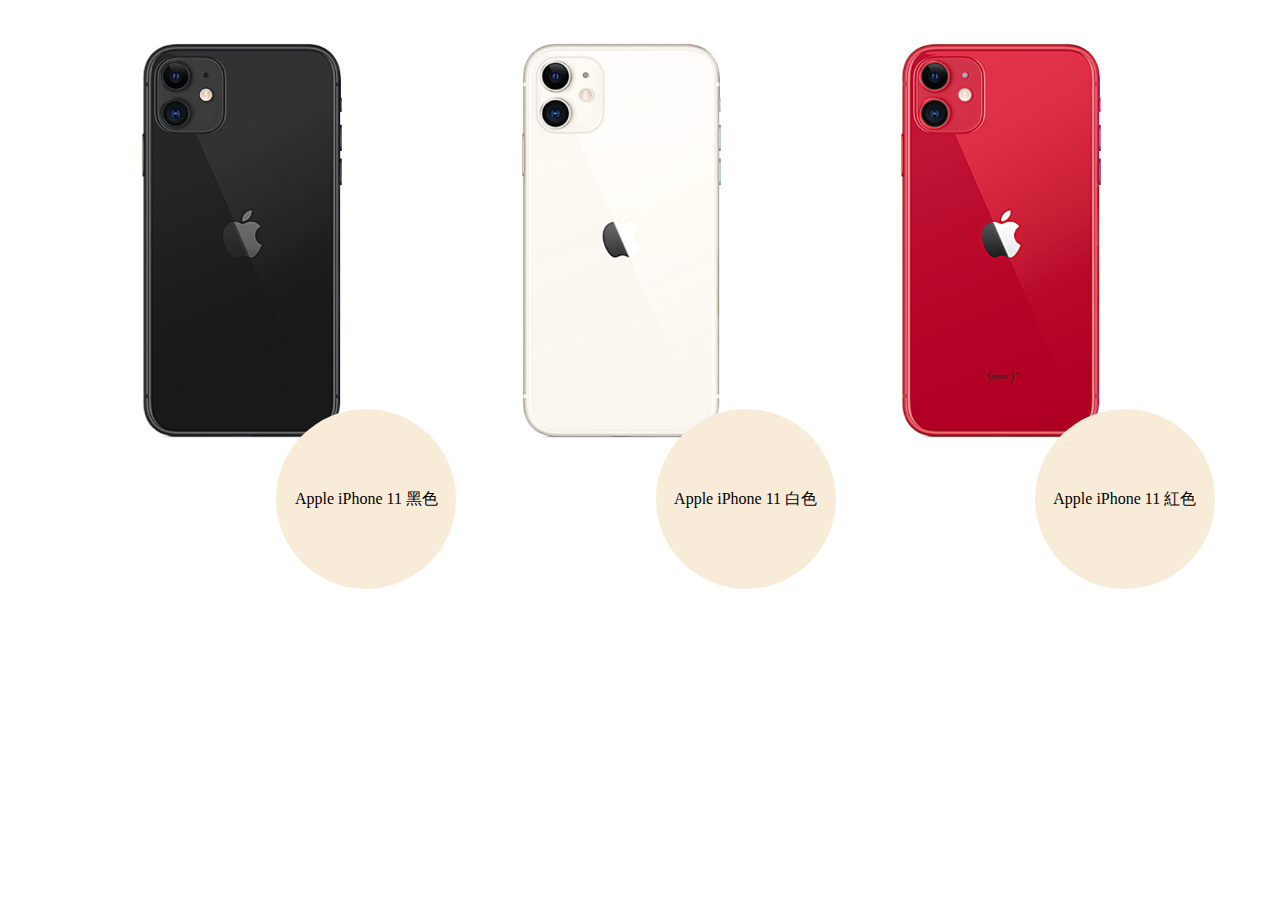
<file: product_description_zoom/index.html>
<!DOCTYPE html>
<html lang="en">

<head>
    <meta charset="UTF-8">
    <meta http-equiv="X-UA-Compatible" content="IE=edge">
    <meta name="viewport" content="width=device-width, initial-scale=1.0">
    <title>商品說明動態縮放</title>
    <link rel="stylesheet" href="style.css">
</head>

<body>
    <div class="boxes">
        <div class="box">
            <div class="img">
                <img src="./img/i11-black.png" alt="">
            </div>

            <div class="box_text">
                Apple iPhone 11 黑色
            </div>

        </div>
        <div class="box">
            <div class="img">
                <img src="./img/i11-silver.png" alt="">
            </div>

            <div class="box_text">
                Apple iPhone 11 白色
            </div>

        </div>
        <div class="box">
            <div class="img">
                <img src="./img/i11-red.png" alt="">
            </div>

            <div class="box_text">
                Apple iPhone 11 紅色
            </div>

        </div>

    </div>

</body>

</html>
</file>
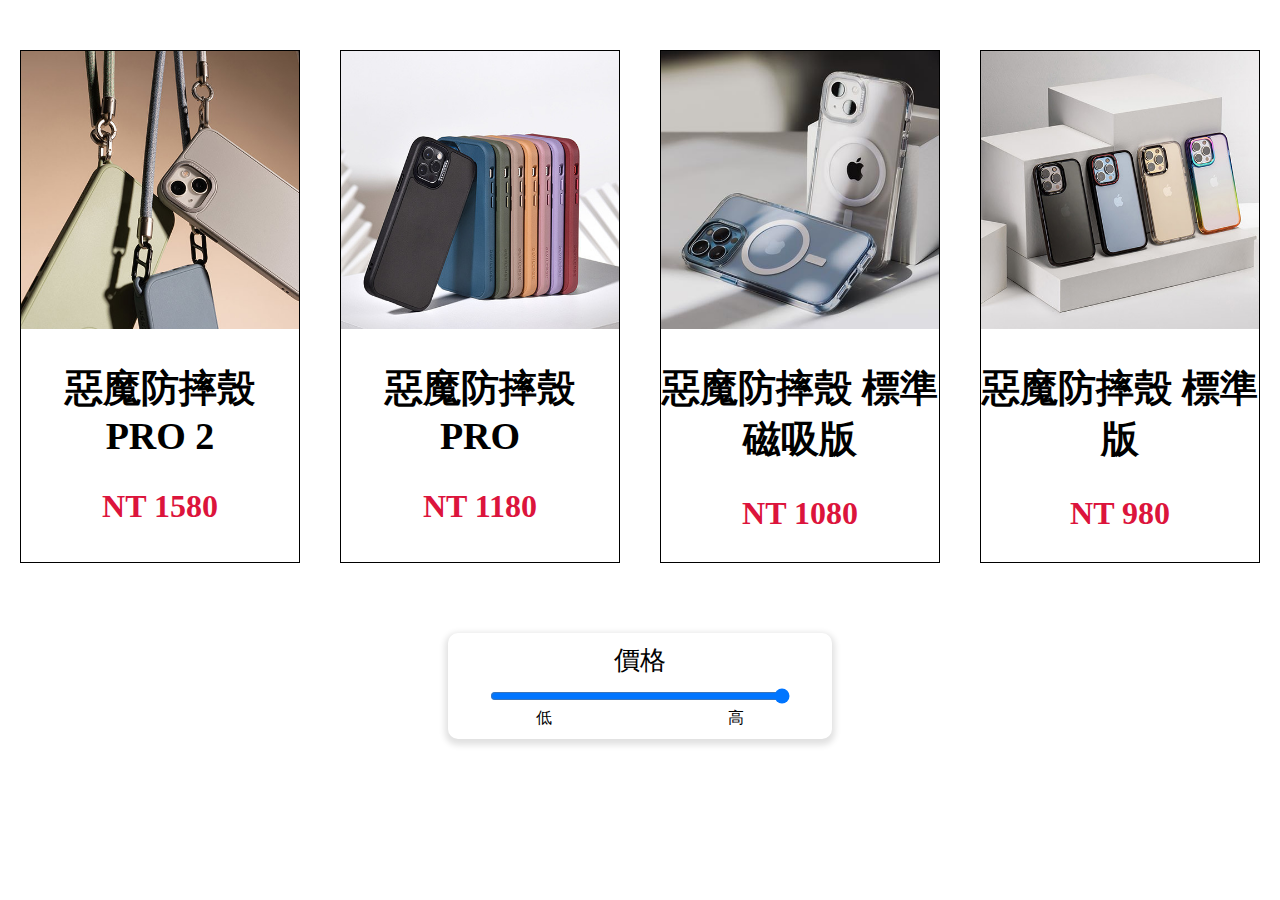
<file: slide_control/index.html>
<!DOCTYPE html>
<html lang="en">

<head>
    <meta charset="UTF-8">
    <meta http-equiv="X-UA-Compatible" content="IE=edge">
    <meta name="viewport" content="width=device-width, initial-scale=1.0">
    <title>滑動桿 - 控制價錢區塊</title>
    <link rel="stylesheet" href="style.css">
</head>

<body>
    <div class="main">
        <div class="box">
            <div class="pic"><img src="./img/01.jpg" alt=""></div>
            <div class="name">惡魔防摔殼 PRO 2</div>
            <div class="price">NT <span class="price_tag">1580</span></div>
        </div>
        <div class="box">
            <div class="pic"><img src="./img/02.jpg" alt=""></div>
            <div class="name">惡魔防摔殼 PRO</div>
            <div class="price">NT <span class="price_tag">1180</span></div>
        </div>
        <div class="box">
            <div class="pic"><img src="./img/04.jpg" alt=""></div>
            <div class="name">惡魔防摔殼 標準磁吸版</div>
            <div class="price">NT <span class="price_tag">1080</span></div>
        </div>
        <div class="box">
            <div class="pic"><img src="./img/03.jpg" alt=""></div>
            <div class="name">惡魔防摔殼 標準版</div>
            <div class="price">NT <span class="price_tag">980</span></div>
        </div>

    </div>
    <div class="contorl_box">
        <div class="contorl_name">價格</div>
        <div class="contorl_slide">
            <input id="Input" type="range" min="980" max="1580" step="100" value="1580">
            <output id="textOutput">1580</output>
        </div>
        <div class="contorl_down">
            <div class="contorl_text">低</div>
            <div class="contorl_text">高</div>
        </div>
    </div>
    <script src="index.js"></script>
</body>

</html>
</file>
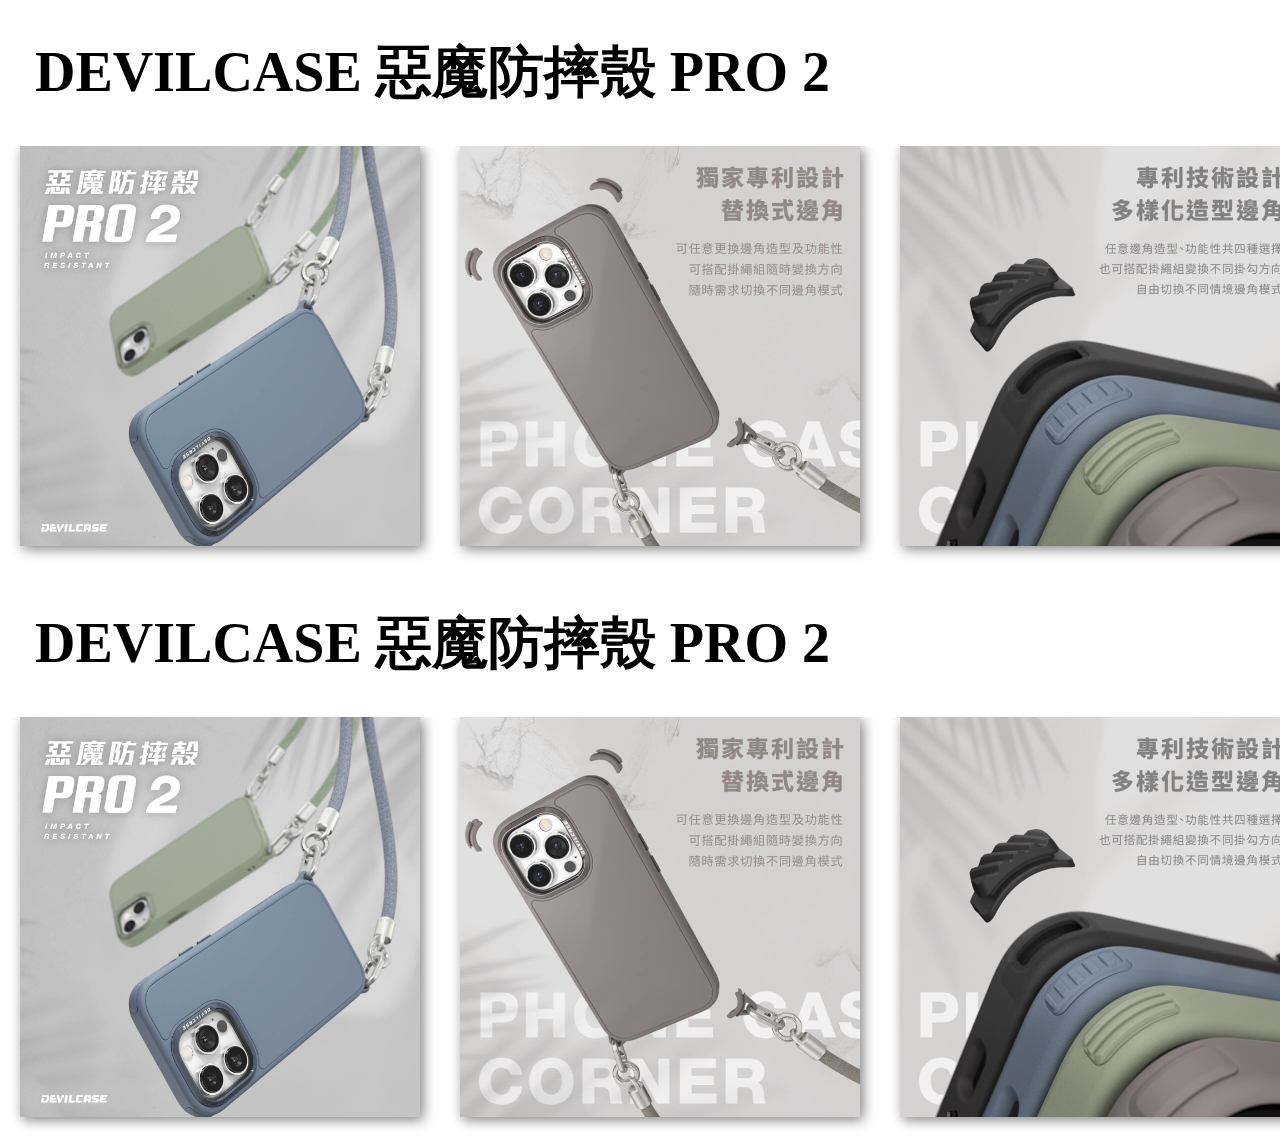
<file: Slider/index.html>
<!DOCTYPE html>
<html lang="en">

<head>
    <meta charset="UTF-8">
    <meta http-equiv="X-UA-Compatible" content="IE=edge">
    <meta name="viewport" content="width=device-width, initial-scale=1.0">
    <title>圖片輪播效果</title>
    <link rel="stylesheet" href="style.css">
</head>

<body>
    <div class="title">
        DEVILCASE 惡魔防摔殼 PRO 2
    </div>
    <div id="wrap">
        <div id="slide">
            <div class="img"><img src="./img/01.jpg" alt=""></div>
            <div class="img"><img src="./img/02.jpg" alt=""></div>
            <div class="img"><img src="./img/03.jpg" alt=""></div>
            <div class="img"><img src="./img/04.jpg" alt=""></div>
            <div class="img"><img src="./img/01.jpg" alt=""></div>
            <div class="img"><img src="./img/02.jpg" alt=""></div>
            <div class="img"><img src="./img/03.jpg" alt=""></div>
            <div class="img"><img src="./img/04.jpg" alt=""></div>
        </div>
    </div>
    <div class="title">
        DEVILCASE 惡魔防摔殼 PRO 2
    </div>
    <div id="wrap">
        <div id="slide">
            <div class="img"><img src="./img/01.jpg" alt=""></div>
            <div class="img"><img src="./img/02.jpg" alt=""></div>
            <div class="img"><img src="./img/03.jpg" alt=""></div>
            <div class="img"><img src="./img/04.jpg" alt=""></div>
            <div class="img"><img src="./img/01.jpg" alt=""></div>
            <div class="img"><img src="./img/02.jpg" alt=""></div>
            <div class="img"><img src="./img/03.jpg" alt=""></div>
            <div class="img"><img src="./img/04.jpg" alt=""></div>
        </div>
    </div>
</body>

</html>
</file>
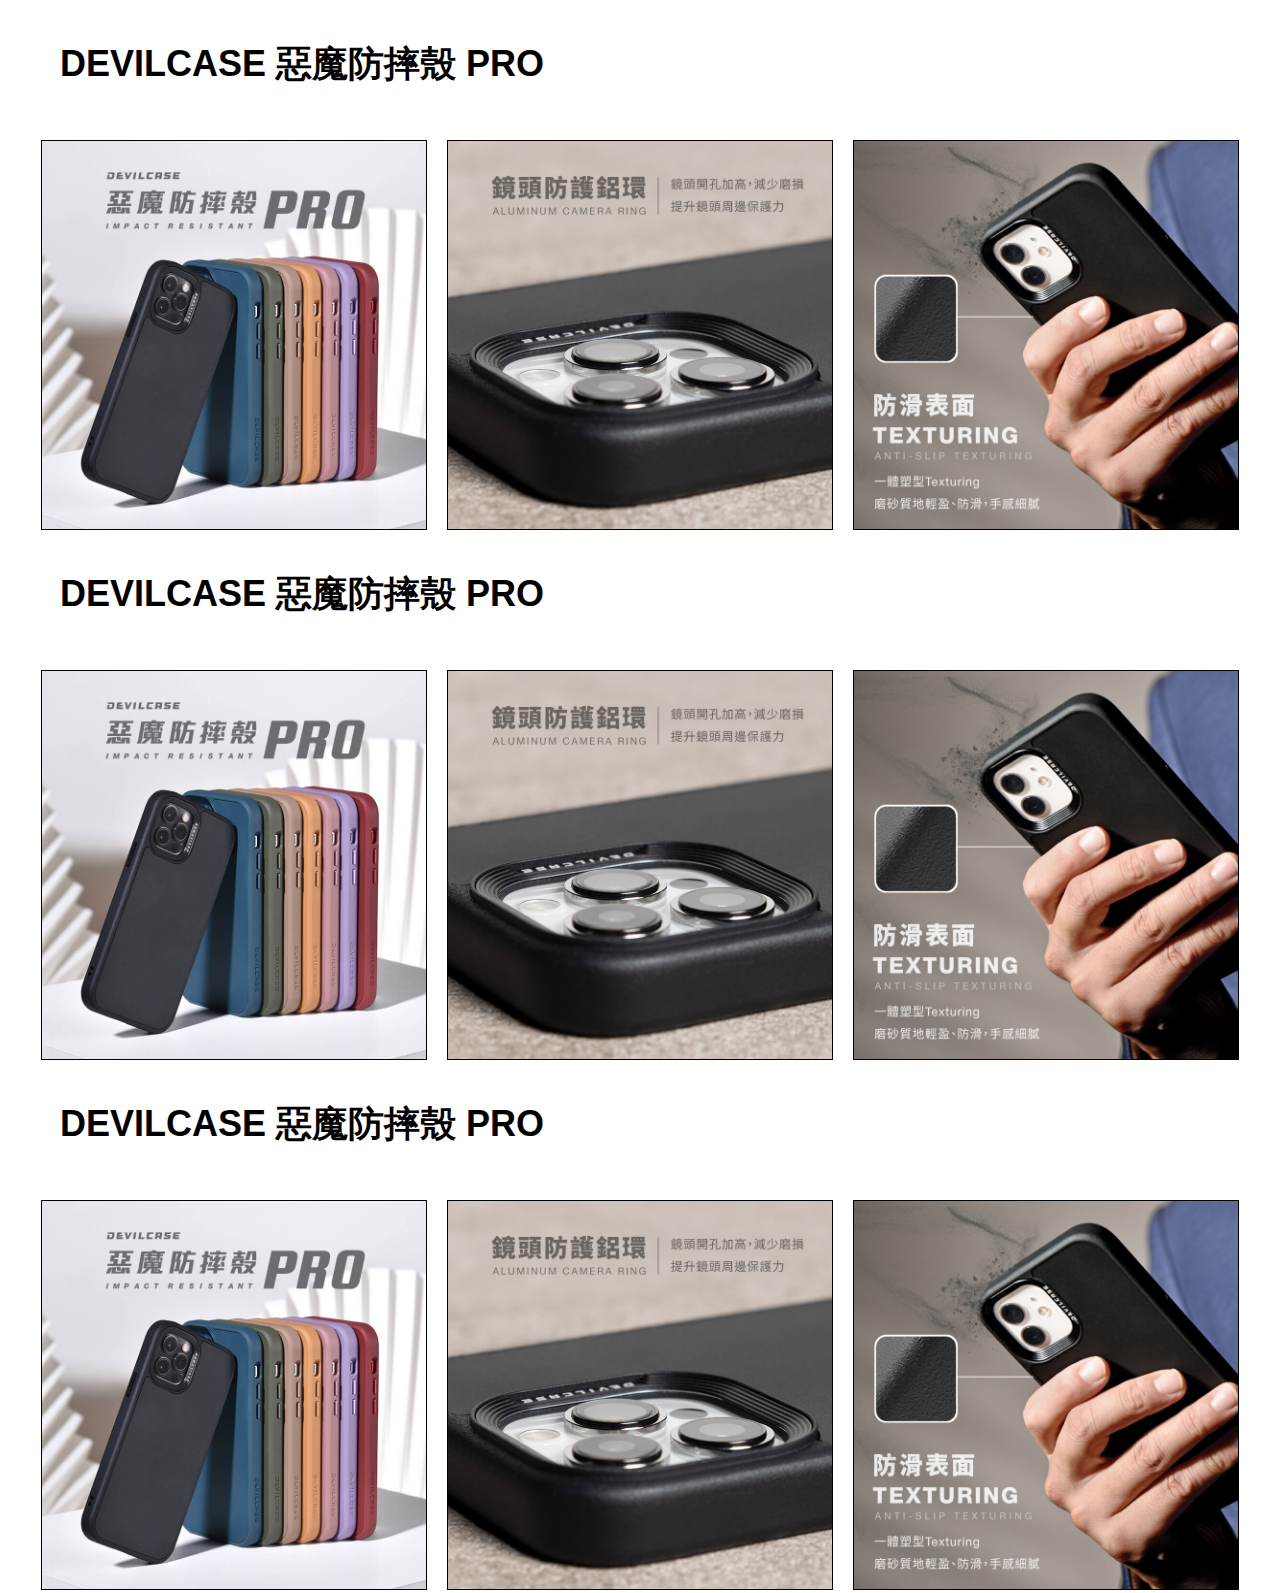
<file: text_animation/index.html>
<!DOCTYPE html>
<html lang="en">

<head>
  <meta charset="UTF-8">
  <meta http-equiv="X-UA-Compatible" content="IE=edge">
  <meta name="viewport" content="width=device-width, initial-scale=1.0">
  <title>文字動態效果</title>
  <link rel="stylesheet" href="style.css">
</head>

<body>
  <div class="boxes">
    <div class="background">
      <div class="box fadingEffect">
        <div class="text">DEVILCASE 惡魔防摔殼 PRO</div>
      </div>
    </div>
    <div class="content">
      <div class="pic"><img src="./img/01.jpg" alt=""></div>
      <div class="pic"><img src="./img/02.jpg" alt=""></div>
      <div class="pic"><img src="./img/03.jpg" alt=""></div>
    </div>
  </div>
  <div class="boxes">
    <div class="background">
      <div class="box fadingEffect">
        <div class="text">DEVILCASE 惡魔防摔殼 PRO</div>
      </div>
    </div>
    <div class="content">
      <div class="pic"><img src="./img/01.jpg" alt=""></div>
      <div class="pic"><img src="./img/02.jpg" alt=""></div>
      <div class="pic"><img src="./img/03.jpg" alt=""></div>
    </div>
  </div>
  <div class="boxes">
    <div class="background">
      <div class="box fadingEffect">
        <div class="text">DEVILCASE 惡魔防摔殼 PRO</div>
      </div>
    </div>
    <div class="content">
      <div class="pic"><img src="./img/01.jpg" alt=""></div>
      <div class="pic"><img src="./img/02.jpg" alt=""></div>
      <div class="pic"><img src="./img/03.jpg" alt=""></div>
    </div>
  </div>

</body>

</html>
</file>
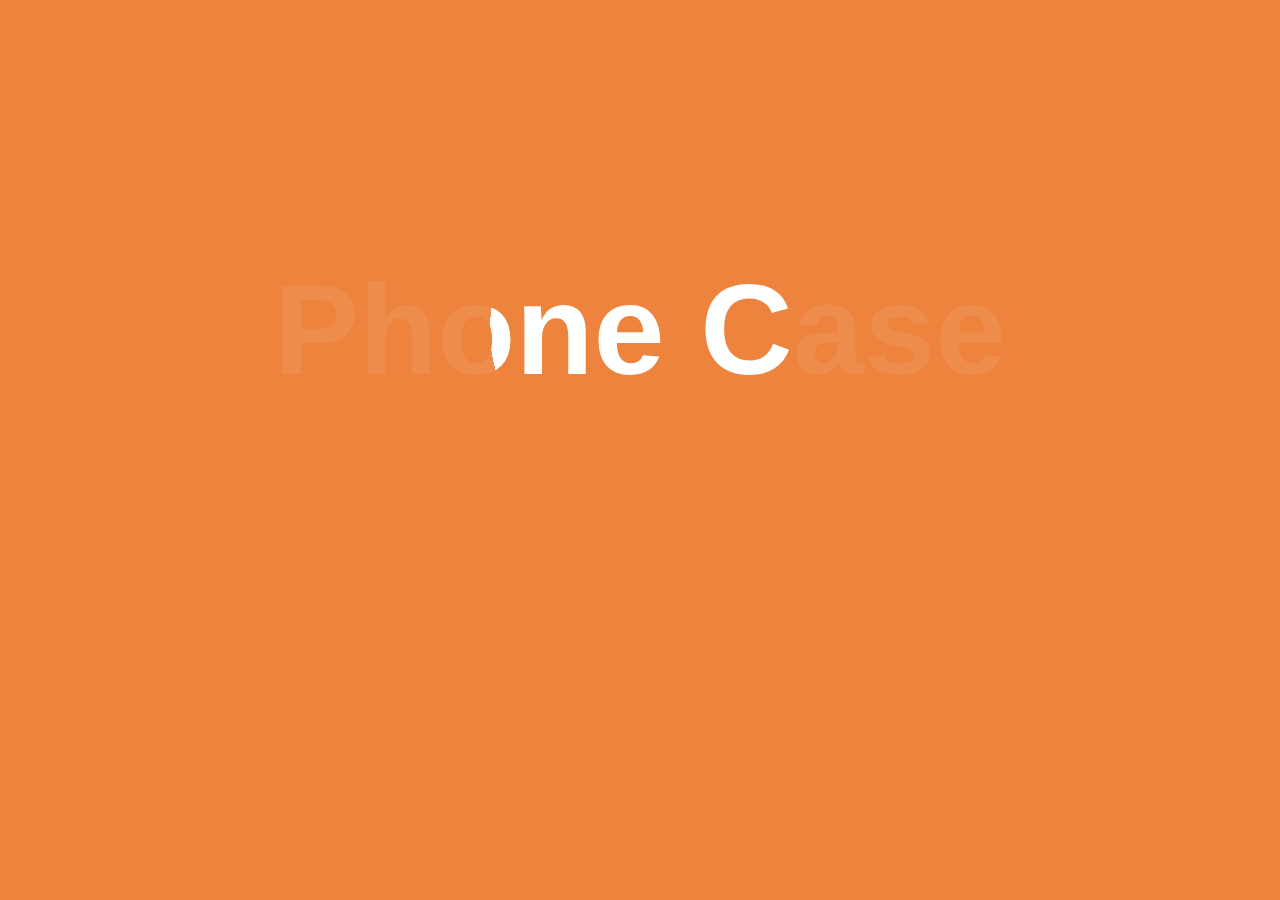
<file: text_spotlight_effect/index.html>
<!DOCTYPE html>
<html lang="en">

<head>
    <meta charset="UTF-8">
    <meta http-equiv="X-UA-Compatible" content="IE=edge">
    <meta name="viewport" content="width=device-width, initial-scale=1.0">
    <title>文字聚光燈效果</title>
    <style>
        * {
            margin: 0;
            padding: 0;
            box-sizing: border-box;
            font-family: Arial, Helvetica, sans-serif;
        }

        body {
            background-color: #ed833c;
            width: 100%;
        }

        .wrap {
            margin: 20% auto;
        }

        .title {
            font-size: 8rem;
            font-weight: bolder;
            text-align: center;
            color: hsla(0, 0%, 100%, 0.08);
            background-clip: text;
            -webkit-background-clip: text;
            background-image: radial-gradient(closest-side, #fff 100%, transparent 0);
            background-position: 50%;
            background-repeat: no-repeat;
            background-size: 300px 300px;
            /* transition: all 0.5s cubic-bezier(0.19, 1, 0.22, 1); */
        }

        @media (max-width: 576px) {
            .wrap {
                display: flex;
                justify-content: center;
                align-items: center;
                height: 100vh;
                position: relative;
                margin: 0;
                padding: 0;
            }

            .title {
                font-size: 3rem;
                color: hsla(0, 0%, 100%, 0.08);
                background-clip: none;
                -webkit-background-clip: none;
                background-image: none;
                background-position: 0%;
            }

            .title::before {
                position: absolute;
                content: 'Phone Case';
                font-size: 3rem;
                color: #fff;
                clip-path: circle(80px at 0% 50%);
                animation: spotlight 5s infinite;
            }

            /* 手機版動畫 */
            @keyframes spotlight {
                0% {
                    clip-path: circle(80px at 0% 50%);
                }
                50% {
                    clip-path: circle(80px at 100% 50%);
                }
                100% {
                    clip-path: circle(80px at 0% 50%);
                }
            }
        }
    </style>
</head>

<body>
    <div class="wrap">
        <div class="title">Phone Case</div>
    </div>
    <script>
        start();
        // 視窗大小調整時會觸發 resize 事件
        window.addEventListener('resize', start);

        function start() {
            
            var w = Number(document.documentElement.clientWidth);// 判斷螢幕寬度
            console.log("w=" + w);
            if (w > 576) {
                console.log("w > 576");
                // 觸發滑鼠事件
                document.addEventListener("mousemove", function (e) {
                    move(e);
                }, false
                );
            } else {
                console.log("w < 576");
            }
        }
        // 聚光燈效果
        function move(e) {
            const spotlightSize = 300;
            let titleRect = document.querySelector(".title").getBoundingClientRect();
            let mouseX = e.clientX;
            let mouseY = e.clientY;
            let spotlightX = mouseX - spotlightSize / 2 - titleRect.left;
            let spotlightY = mouseY - spotlightSize / 2 - titleRect.top;
            // console.log(spotlightY, spotlightX);

            let title = document.querySelector(".title");
            title.style.backgroundPosition = spotlightX + "px " + spotlightY + "px";
        };

    </script>
</body>


</html>
</file>
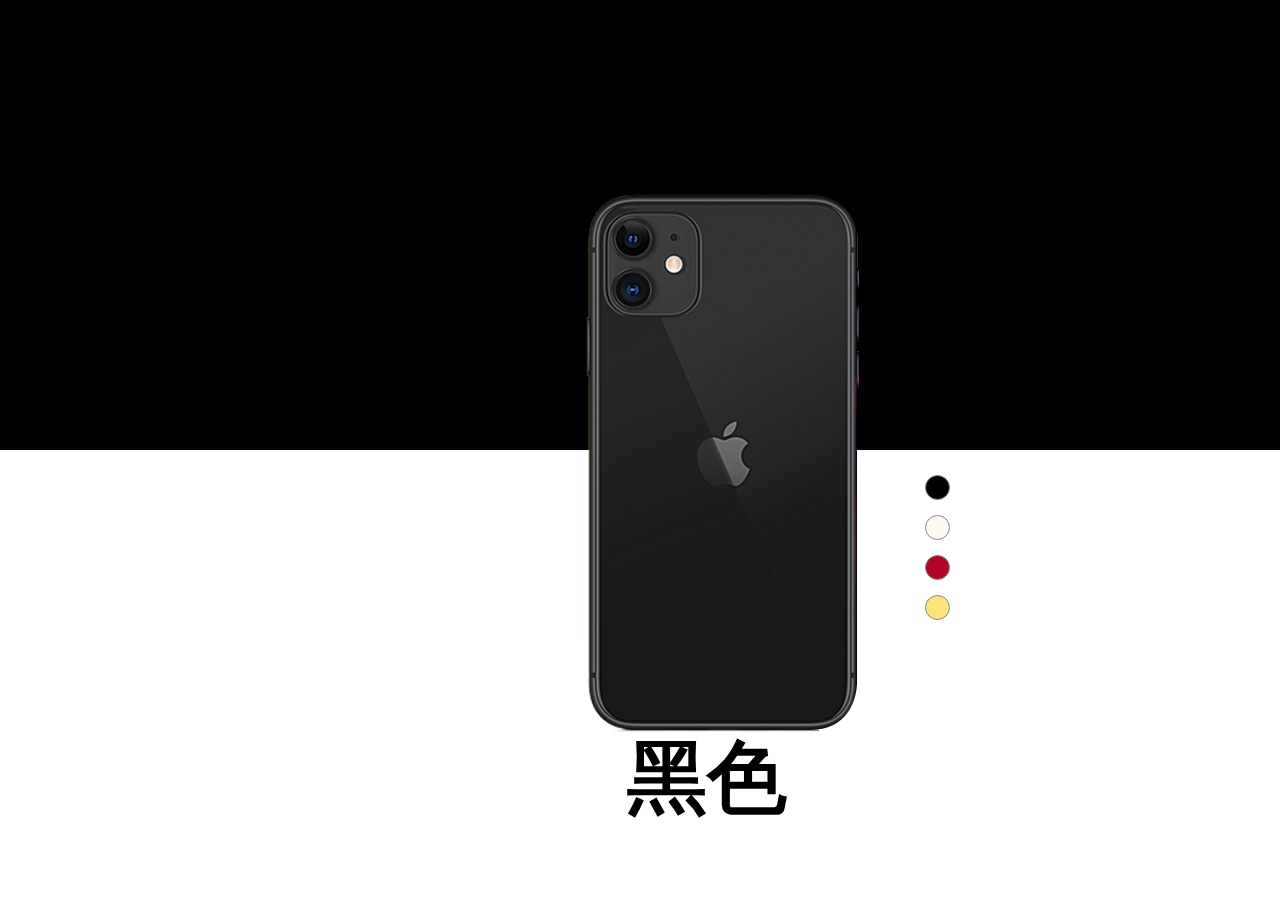
<file: toggle_effect/index.html>
<!DOCTYPE html>
<html lang="en">

<head>
    <meta charset="UTF-8">
    <meta http-equiv="X-UA-Compatible" content="IE=edge">
    <meta name="viewport" content="width=device-width, initial-scale=1.0">
    <title>商品選擇 - 區塊置換</title>
    <link rel="stylesheet" href="style.css">
    <link rel="stylesheet" href="https://cdnjs.cloudflare.com/ajax/libs/animate.css/4.1.1/animate.min.css" />
</head>

<body>
    <div class="content">
        <div id="up"></div>
        <div class="imgs">
            <img src="./img/i11-black.png" id="img">
        </div>
        <div class="down">
            <div class="options">
                <div class="option black" id="black"></div>
                <div class="option white" id="white"></div>
                <div class="option red" id="red"></div>
                <div class="option yellow" id="yellow"></div>
            </div>
            <div id="text">黑色</div>
        </div>
    </div>
</body>
<script>
    var color_b = document.getElementById('black');
    var color_w = document.getElementById('white');
    var color_r = document.getElementById('red');
    var color_y = document.getElementById('yellow');
    var img = document.getElementById("img");
    var text = document.getElementById("text");
    var up = document.getElementById("up");

    var imgs = ["./img/i11-black.png", "./img/i11-silver.png", "./img/i11-red.png", "./img/i11-yellow.png"];
    var texts = ["黑色", "白色", "紅色", "黃色"];

    // function setting(imgIndex, textIndex, bgcolor) {
    function setting(Index ,bgcolor) {
        // img.src = imgs[imgIndex];
        // text.innerText = texts[textIndex];
        img.src = imgs[Index];
        text.innerText = texts[Index];
        up.style.backgroundColor = bgcolor;
    }

    color_b.addEventListener("click",function(e){
        // setting(0,0,"black");
        setting(0,"black");
    })

    color_w.addEventListener("click",function(e){
        setting(1,"rgb(252 249 243)");
    })

    color_r.addEventListener("click",function(e){
        setting(2,"rgb(179 4 40)");
    })

    color_y.addEventListener("click",function(e){
        setting(3,"rgb(253 227 126)");
    })


    // color_b.addEventListener("click", function () {
    //     img.src = imgs[0];
    //     text.innerText = texts[0];
    //     up.style.backgroundColor = "black";
    // })

    // color_w.addEventListener("click", function () {
    //     img.src = imgs[1];
    //     text.innerText = texts[1];
    //     up.style.backgroundColor = "rgb(252 249 243)";
    // })

    // color_r.addEventListener("click", function () {
    //     img.src = imgs[2];
    //     text.innerText = texts[2];
    //     up.style.backgroundColor = "rgb(179 4 40)";
    // })

    // color_y.addEventListener("click", function () {
    //     img.src = imgs[3];
    //     text.innerText = texts[3];
    //     up.style.backgroundColor = "rgb(253 227 126)";
    // })
</script>

</html>
</file>
<file: style.css>
*{
    margin: 0;
    padding: 0;
    box-sizing: border-box;
    font-family: Arial, Helvetica, sans-serif;
    background: rgb(221, 221, 221);
}

a{
    text-decoration:none;
    color: black;
}

img{
    width: 100%;
    display:block; 
    margin:auto;
}

.wrap{
    width: 1280px;
    padding: 0 20px;
    margin: 0 auto 30px;

}

.tittle{
    font-size: 10rem;
    text-align: center; 
    font-weight: bold;
    margin: 35px auto;
}

.system{
    font-size: 2.5rem;
    margin: 30px 0;
    font-weight: bold;
}

.boxes{
    display: flex;
    flex-wrap: wrap;
    width: 100%;
    justify-content: space-between;
    /* flex-flow: row wrap; */

}

.box{
    margin: 20px auto;
    width: 40%;
    padding: 0;
    justify-content: space-between;
    align-items: center;
}

.box_tittle{
    font-weight: bold;
    font-size: 1.5rem;
    margin: 20px auto;
    width: 100%;
    display: flex;
}

.fa-brands{
    color: rgb(255, 0, 0);
    margin-left: 15px;
}

.box_content{
    margin-left: 10px;
}

.icon{
    padding-top: 5px;
}


@media (max-width: 1280px) {

    .wrap {
        width: 100%;
        padding: 0 5px;
        margin: 0 auto 20px;
    }

    .tittle{
        font-size: 4.5rem;
        margin: 35px auto;
    }

    .system{
        font-size: 2rem;
        margin: 20px 0 20px 25px;
    }

    .box{
        width: 100%;
        margin: 00px auto 10px;
        padding: 0 30px;
    }

    .box_tittle{
        flex-wrap: wrap;
        font-size: 1.3rem;
    }

    .box_tittle> span{
        margin-bottom: 3px;
    }

    .icon{
        padding-top: 5px;
    }


}
</file>
<file: 3d_change_images/style.css>
.box{
    position: relative;
}
.img-wrapper{
    width: 1280px;
    position: absolute;
}

#control {
    width: 1280px;
    overflow: auto;
    position: absolute;
    top: 80%;
}

#content{
    width:5000px;
}

img{
    width: 100%;
}
</file>
<file: block_collapsing_effect/style.css>
* {
    box-sizing: border-box;
    margin: 0;
    font-family: "Google Sans","Arial",sans-serif,"微軟正黑體";
}

.box2>img{
    /* max-width: 100%; */
    max-width: 100% ;
}

.box {
    width: 80%;
    display: flex;
    margin: 3% auto;
    background-color: antiquewhite;
    border-radius: 30px;
    overflow: hidden;
}

.box1,
.box2 {
    width: 50%;
}

.box1 {
    padding-left: 90px;
}

.tittle {
    margin: 130px 0 30px;
    font-size: 2rem;
    font-weight: 800;
}

.accordion {
    border-radius: 30px;
}

.accordion-item>.accordion-header {
    margin-bottom: 3px;

}

.accordion-item,
.accordion-item .accordion-button {
    background-color: rgb(245, 215, 176) !important;
}

.accordion-item:first-of-type,
.accordion-item:first-of-type .accordion-button {
    border-top-left-radius: 20px !important;
    border-top-right-radius: 20px !important;

}

.accordion-item:last-of-type,
.accordion-item:last-of-type .accordion-button.collapsed {
    border-bottom-right-radius: 20px !important;
    border-bottom-left-radius: 20px !important;
}

.accordion-item {
    width: 80%;
    background-color: #f8f9fa !important;
    border: none !important;

}

.accordion-button {
    font-weight: 600;
}

.accordion-button:not(.collapsed) {
    color: #b72929 !important;
    font-size: 1.5rem;
    transition: 0.3s;
}

.accordion-body {
    font-size: 16px;
    margin-bottom: 5px;
    background-color: rgb(245, 215, 176) !important;
}

@media (max-width: 1200px) {

    .box {
        width: 85%;
        display: flex;
        flex-wrap: wrap-reverse;
        margin: 5% auto;
    }

    .box1,
    .box2 {
        width: 100%;
    }

    .box1 {
        padding:15px;
    }
    img{
        width: 100%;
    }

    .tittle {
        margin: 30px 0;
        font-weight: 800;
        text-align: center;
        font-size: 2rem;
    }

    .accordion-item {
         width: 100%;
    }

    .accordion-body {
        font-size: 1.5rem;
    }
    .accordion-button {
        font-size: 1.5rem !important;
    }

    .accordion-button:not(.collapsed) {
        font-size: 2rem;
    }
}

@media (max-width: 768px) {

    .tittle {
        margin: 30px 0;
        font-size: 1.2rem;
        font-weight: 800;
    }

    .accordion-button {
        font-size: 1rem !important;
    }

    .accordion-button:not(.collapsed) {
        font-size: 1rem;
    }

    .accordion-body {
        font-size: 0.8rem;
    }
}

@media (max-width: 576px) {
    .tittle{
        font-size: 1rem;
    }
}
</file>
<file: block_scaling/style.css>
body {
    width: 100%;
    height: 100%;
    margin: 0;
    font-family: Arial, Helvetica, sans-serif;
}

/* .container {
    padding: 75px 0;
    margin: 0 auto;
    width: 1140px;
} */

.wrap {
    display: flex;
    flex-direction: row;
    width: 100%;
    height: 100vh;
}

.item {
    flex: 1;
    height: 100%;
    /* background-position: center;
    background-size: cover;
    background-repeat: none; */
    transition: flex 0.8s ease;
    position: relative;

}

.item:hover {
    flex: 5;
}

.item:hover>.text{
    font-size: 56px;
    transition:  0.8s;
}

.text{
    font-size: 42px;
    font-weight: bolder;
    text-align: center;
    margin-top: 500px;
}

.item-1 {
    background-color: #006D77;
}

.item-2 {
    background-color: #83C5BE;
}

.item-3 {
    background-color: #EDF6F9;
}

.item-4 {
    background-color: #FFDDD2;
}

.item-5 {
    background-color: #E29578;
}

@media (max-width: 1200px) {

}

@media (max-width: 768px) {
.wrap {
        flex-direction: column;
        width: 100%;
        height: 100vh;
    }
    .item {
        height: 18%;
    }
    .item:hover {
        flex: 5;
    }
    .text{
        font-size: 42px;
        margin-top: 15px;
        /* display: none; */
    }
}

@media (max-width: 576px) {
    
}
</file>
<file: card_effect/style.css>
body {
    background-color: #bcbdc3;
    margin: 0;
    padding: 0;
    box-sizing: border-box;
}

img {
    width: 100%;
}

.card-container {
    display: flex;
    justify-content: space-between;
    align-items: center;
    padding: 20px;
    margin: 20px;
    /* width: 100%; */
}

.card-box {
    width: 23%;
}

.card {
    position: relative;
    /* width: 300px; */
    height: 400px;
    background-color: #fff;
    cursor: pointer;
    perspective: 1000px; /* 透視效果 */
    font-size: 18px;
    font-weight: bold;
    color: white;
    transition: transform 0.5s, background-color 0.5s;
}

.card.flip {
    background-color: rgba(45, 11, 195, 0.564);
}

.card-inner {
    position: absolute;
    width: 100%;
    height: 100%;
    transform-style: preserve-3d;
    transition: transform 0.5s;
}

.card-front,
.card-back {
    width: 100%;
    height: 100%;
    display: flex;
    justify-content: space-around;
    align-items: center;
    backface-visibility: hidden; /* 隱藏背面 */
}

.card-back {
    display: none;
    position: absolute;
    top: 0;
    left: 0;
    width: 100%;
    height: 100%;
    padding: 20px;
    box-sizing: border-box;
    background-color: rgba(45, 11, 195, 0.564);
    color: white;
    transform: rotateY(180deg);
}

.card-title {
    color: #ffc71e;
    font-size: 26px;
}

.card-text {
    line-height: 35px;
}

hr {
    margin: 20px 0;
}

.card-price {
    font-size: 26px;
    text-align: center;
    margin: 20px 10px;
    color: #f05908;
    font-weight: bold;
}

.connect{
    background-color: #282828;
    color: #fff;
    text-align: center;
    width: 100vw;
    height: 50vw;
    z-index: 0;
}

.connect-box{
    margin: 5%;
    width: 30%;
    height: 80%;
    transition: width 2s;
    position: absolute;
    background-color: #46205e;
    z-index: 1;
}

.connect-text{
    font-size: 5rem;
    font-weight: bold;
    cursor: pointer;
    position: relative;
    top: 50%;
    z-index: 2;
}

.connect-text:hover+.connect-box{
    width: 90%;
    margin-right: 0;
}

@media (max-width: 768px) {
    .card-container {
        flex-wrap: wrap;
    }

    .card-box {
        width: 100%;
    }

    .card {
        width: 100%;
    }

    .connect{
        width: 100vw;
        height: 100vw;
    }
    
    .connect-box{
        margin: 25px;
        width: 80vw;
        height: 80vw;
    }
    
    .connect-text{
        font-size: 1.2rem;
    }

    .connect-text:hover+.connect-box{
        width: 80vw;
        margin-right: none;
    }
}
</file>
<file: Image_displacement_Marquee/styles.css>
body {
    margin: 0;
    padding: 0;
    font-family: Arial, sans-serif;
}

.page {
    display: none;
    height: 100vh;
    justify-content: center;
    align-items: center;
    text-align: center;
}

.page.active {
    display: flex;
}

.page h1 {
    font-size: 10rem;
    color: #ffffff;
}

#page1 {
    background-color: #41a9ea;
}

#page2 {
    background-color: #f56fae;
}

#page3 {
    background-color: #c16bff;
}

.pic{
    height: auto;
    width: auto;
    position: absolute;
    top: 50%;
    left: 50%;
    opacity: 1;
    transform: translate(-50%, -50%) rotate(-20deg);
}

.float {
    animation: float2 3s ease-in-out infinite;
}

img{
    width: 70%;
}

/* 跑馬燈 */
#marquee {
    background-color: #f3bc08;
    color: #fff;
    white-space: nowrap;
    overflow: hidden;
    position: fixed;
    bottom: 0;
    left: 0;
    width: 100%;
    display: flex;
    align-items: center;
    padding: 30px 0;
}

#marquee span {
    display: inline-block;
    padding-right: 20px;
    font-size: 1.2rem;
    animation: marquee 5s linear infinite;
}

@keyframes marquee {
    0% {
        transform: translateX(100%);
    }

    100% {
        transform: translateX(-100%);
    }
}

@media (max-width: 768px) {
    .page h1 {
        font-size: 5rem;
    }
}
</file>
<file: product_description_zoom/style.css>
.boxes {
    display: flex;
    width: 100%;
    margin: auto;
    justify-content: center;
}

.box {
    margin: 2% 5%;
    position: relative;
    width: 20%;
    cursor: pointer;
}

.box_ {
    display: none;
}

.img {
    z-index: 1;
}

img {
    width: 85%;
    transition: all 1s;
}

.box_text {
    position: absolute;
    left: 142px;
    top: 376px;
    width: 180px;
    height: 180px;
    line-height: 180px;
    text-align: center;
    border-radius: 50%;
    transition: all 1s;
    background-color: #f8ecd9;
}

.box:hover .box_text {
    width: 250px;
    height: 250px;
    line-height: 250px;
}

.box:hover img {
    width: 95%;
}

@media (max-width: 576px) {
    .boxes {
        flex-wrap: wrap;
    }

    .box {
        width: 80%;
        margin-bottom: 10%;
    }

    img {
        width: 75%;
    }

    .box_text {
        left: 80px;
        top: 270px;
        width: 172px;
        height: 172px;
        line-height: 172px;
    }

    .box:hover .box_text {
        width: 250px;
        height: 250px;
        line-height: 250px;
    }

    .box:hover img {
        width: 85%;
    }

}
</file>
<file: slide_control/style.css>
* {
    margin: 0;
    box-sizing: border-box;
}

img {
    width: 100%;
}

.main {
    display: flex;
    margin-top: 30px;
    text-align: center;
    width: 100%;
}

.box {
    margin: 20px;
    border: 1px solid #000;
    width: 450px;
}

.name {
    font-size: 38px;
    font-weight: bolder;
    margin: 30px 0;
}

.price {
    font-size: 32px;
    font-weight: bolder;
    margin-bottom: 30px;
    color: crimson;
}

#textOutput {
    display: none;
}

.contorl_box {
    width: 30%;
    margin: 50px auto;
    text-align: center;
    background-color: #fff;
    box-shadow: 0 3px 6px 3px rgb(0 0 0 / 12%);
    border-radius: 10px;

}

.contorl_name {
    font-size: 26px;
    margin: 10px;
    padding-top: 10px;
}

input[type="range"] {
    width: 300px;
}

.contorl_down {
    display: flex;
    justify-content: space-around;
    padding-bottom: 10px;
}

@media (max-width: 768px) {
    .main {
        flex-wrap: wrap;
    }

    .box {
        width: 45%;
        margin: 10px;
    }

    .name {
        font-size: 18px;
        margin: 10px 0;
    }

    .price {
        font-size: 22px;
        margin-bottom: 15px;
    }

    .contorl_box {
        width: 90%;
        margin: 15px auto;
    }

    .contorl_name {
        font-size: 22px;
    }

}
</file>
<file: Slider/style.css>
body {
    align-items: center;
    height: 100vh;
    margin: 0;
}

.title{
    font-size: 56px;
    font-weight: 800;
    margin: 35px;
}

#wrap {
    overflow: hidden;
    position: relative;
    width: 100%;
    height: 420px;
    padding-bottom: 5px;
    /* white-space: nowrap; */
}

#slide {
    position: absolute;
    display: flex;
    animation: slide 12s linear infinite;
}

#slide:hover{
    animation-play-state: paused;
}

@keyframes slide {
    0% {
        transform: translateX(0);
    }

    100% {
        transform: translateX(-50%);
    }
}

.img{
    width: 400px;
    margin: 0 20px;
}
img{
    width: 100%;
    box-shadow:3px 3px 12px gray;
}

@media (max-width: 1200px) {

}

@media (max-width: 768px) {
    .title{
        font-size: 48px;
    }

    .img{
        width: 260px;
    }
}

@media (max-width: 576px) {
    .title{
        font-size: 24px;
        margin: 30px 12px;
        text-align: center;
    }

    .img{
        width: 170px;
        margin: 0 10px;
    }

    #wrap {
        height: 175px;
    }
}

@media (max-width: 414px) {
    .title{
        font-size: 22px;
        margin: 30px 2px;
    }
}
</file>
<file: text_animation/style.css>
*{
    margin:0;
    padding: 0;
  }

img {
    width: 100%;
    height: 100%;
}

.background {
    width: 500px;
    height: 100px;
    margin: 40px 60px 0;
}

.box {
    width: 50px;
    overflow: hidden;
    /* border-bottom: 3px solid #000; */
}

.text {
    /* opacity: 50%; */
    white-space: nowrap;
    /* 不換行 */
    font-size: 36px;
    font-weight: bolder;
    font-family: Arial;
}

.fadingEffect {
    width: 100%;
    animation: showHide 3s ease-in;
    /* animation: showHide 3s ease-in alternate infinite; */
}

@keyframes showHide {
    0% {
        width: 0%
    }

    100% {
        width: 100%;
    }
}

.content {
    display: flex;
    justify-content: center;
    width: 100%;
}

.pic {
    width: 30%;
    margin: 0 10px;
    border: 1px solid #000;
}

@media (max-width: 1200px) {}

@media (max-width: 768px) {
    .boxes{
        width: 100%;
        overflow: hidden;
    }
    .background {
        width: 100vh;
        margin: 40px 0 0 10px;
    }
    .text{
        font-size: 32px;
    }
    /* .content {
        width: 1000px;
        overflow-x: scroll;
        white-space: nowrap;
    } */
    .pic{
        display: block;
    }
}

@media (max-width: 576px) {
    /* .boxes{
        width: 100%;
        overflow: hidden;
    } */
    .background {
        height: 50px;
        margin: 30px 0 20px 10px;
    }
    .text{
        font-size: 26px;
    }
}
</file>
<file: toggle_effect/style.css>
* {
    box-sizing: border-box;
    margin: 0;
    font-family: "Google Sans","Arial",sans-serif,"微軟正黑體";
}

img{
    width: 100%;
}

.content{
    position: relative;
    height: 100vh;
    overflow: hidden;
}

#up{
    background-color: black;
    width: 100%;
    height: 50%;
    transition: 0.5s;
}

.imgs{
    position: absolute;
    top: 20%;
    left: 45%;
}

.down{
    width: 100%;
    height: 50%;
    position: relative;
}

.options{
    position: absolute;
    width: 45px;
    top: 10px;
    right: 25%;
}

.option{
    width: 25px;
    height: 25px;
    border-radius: 50%;
    border: 1px solid rgb(136, 136, 136);
    margin: 15px auto ;
    cursor: pointer;
}

/* .option:active{
    transition: 0.2s;
    border: 1px solid rgb(255, 0, 0);
} */

.black{
    background-color: black;
}

.white{
    background-color: rgb(252 249 243);
}

.red{
    background-color: rgb(179 4 40);
}

.yellow{
    background-color: rgb(253 227 126);
}

#text{
    font-size: 80px;
    font-weight: bolder;
    position: absolute;
    bottom: 15%;
    left: 49%;
}

@media (max-width: 1200px) {
    .imgs {
        top: 26%;
        left: 32%;
    }

    .options {
        top: 15px;
        right: 26%;
    }

    #text {
        bottom: 36%;
        left: 41%;
    }

}

@media (max-width: 768px) {
    .imgs {
        left: 31%;
    }

    .options {
        top: 17px;
        right: 17%;
    }

    #text {
        bottom: 20%;
        left: 42%;
    }
}

@media (max-width: 576px) {
    #up {
        width: 100vh;
    }
    img{
        width: 100%;
    }

    .imgs {
        width: 50%;
        left: 23%;
    }

    .options {
        top: 0px;
        right: 7%;
    }

    #text {
        bottom: 36%;
        left: 36%;
        font-size: 60px;
    }
}

@media (max-width: 414px) {
    #text {
        bottom: 15%;
    }
}
</file>
